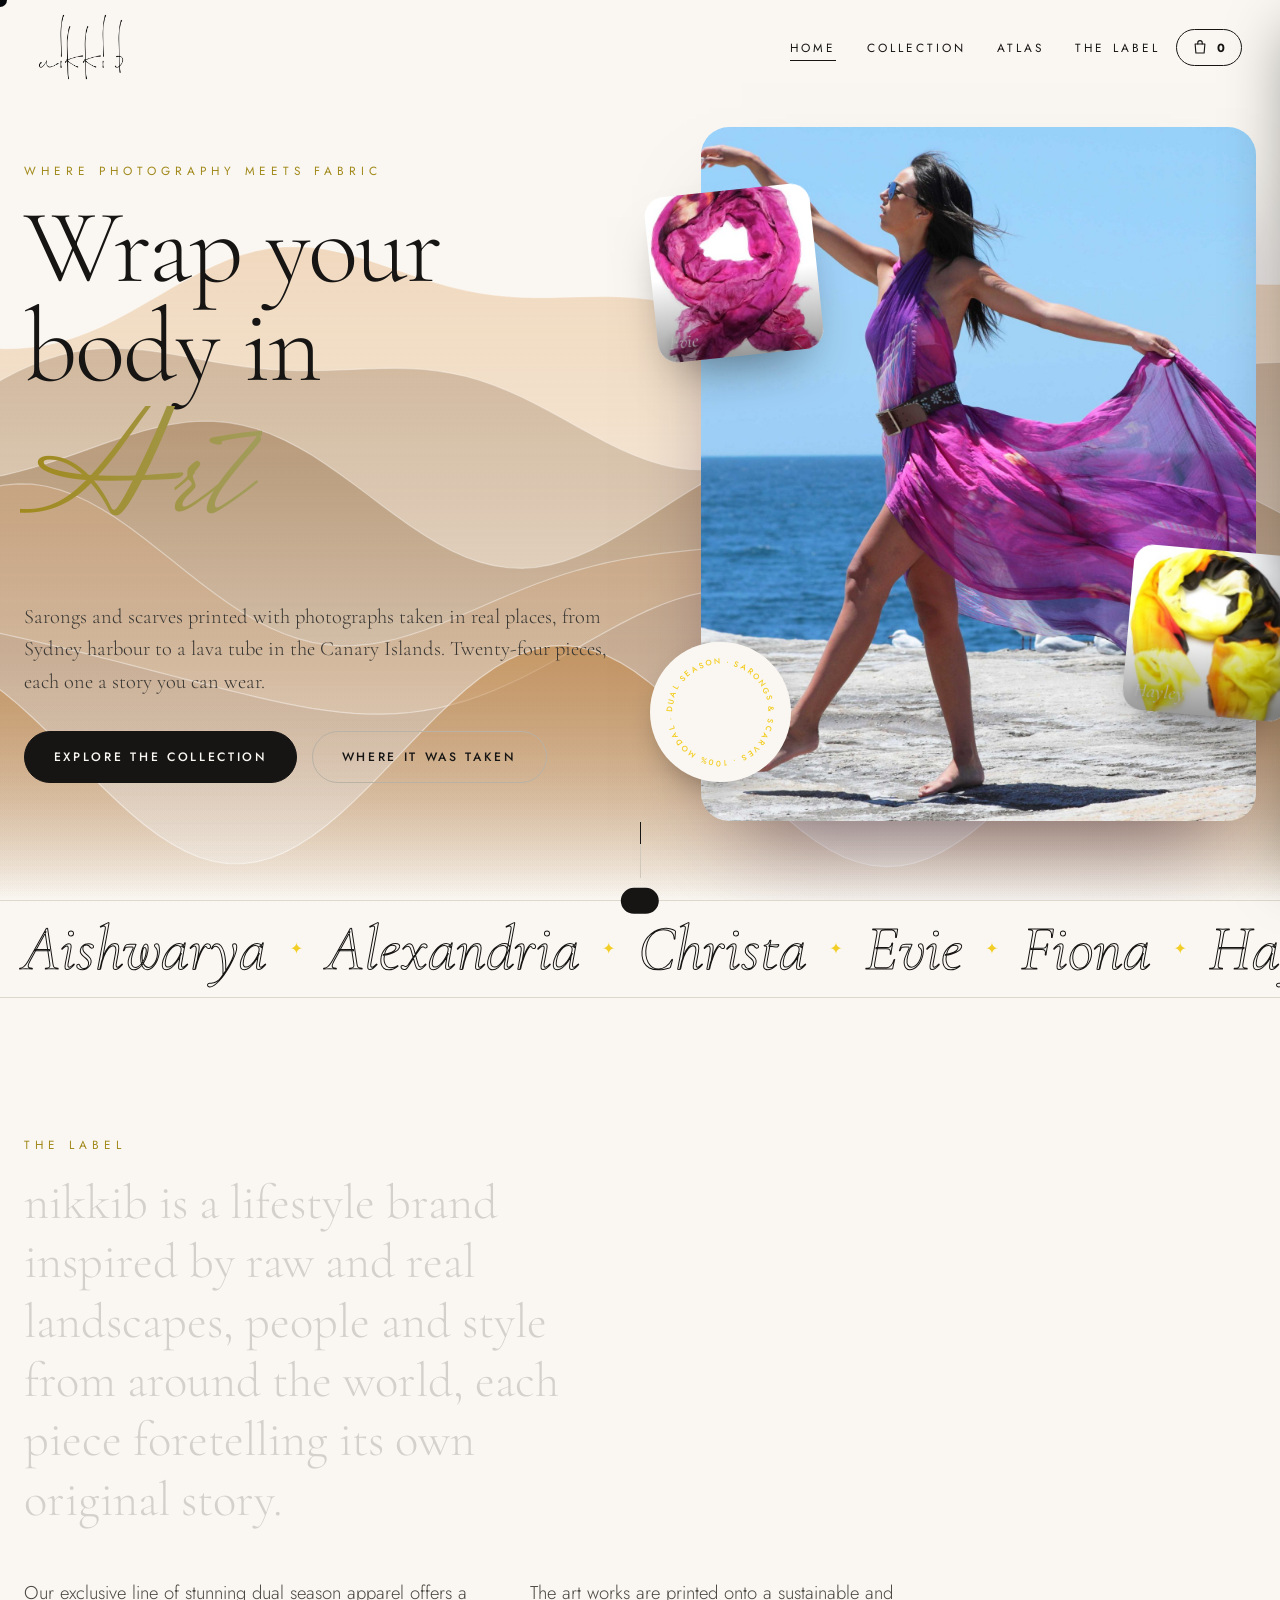
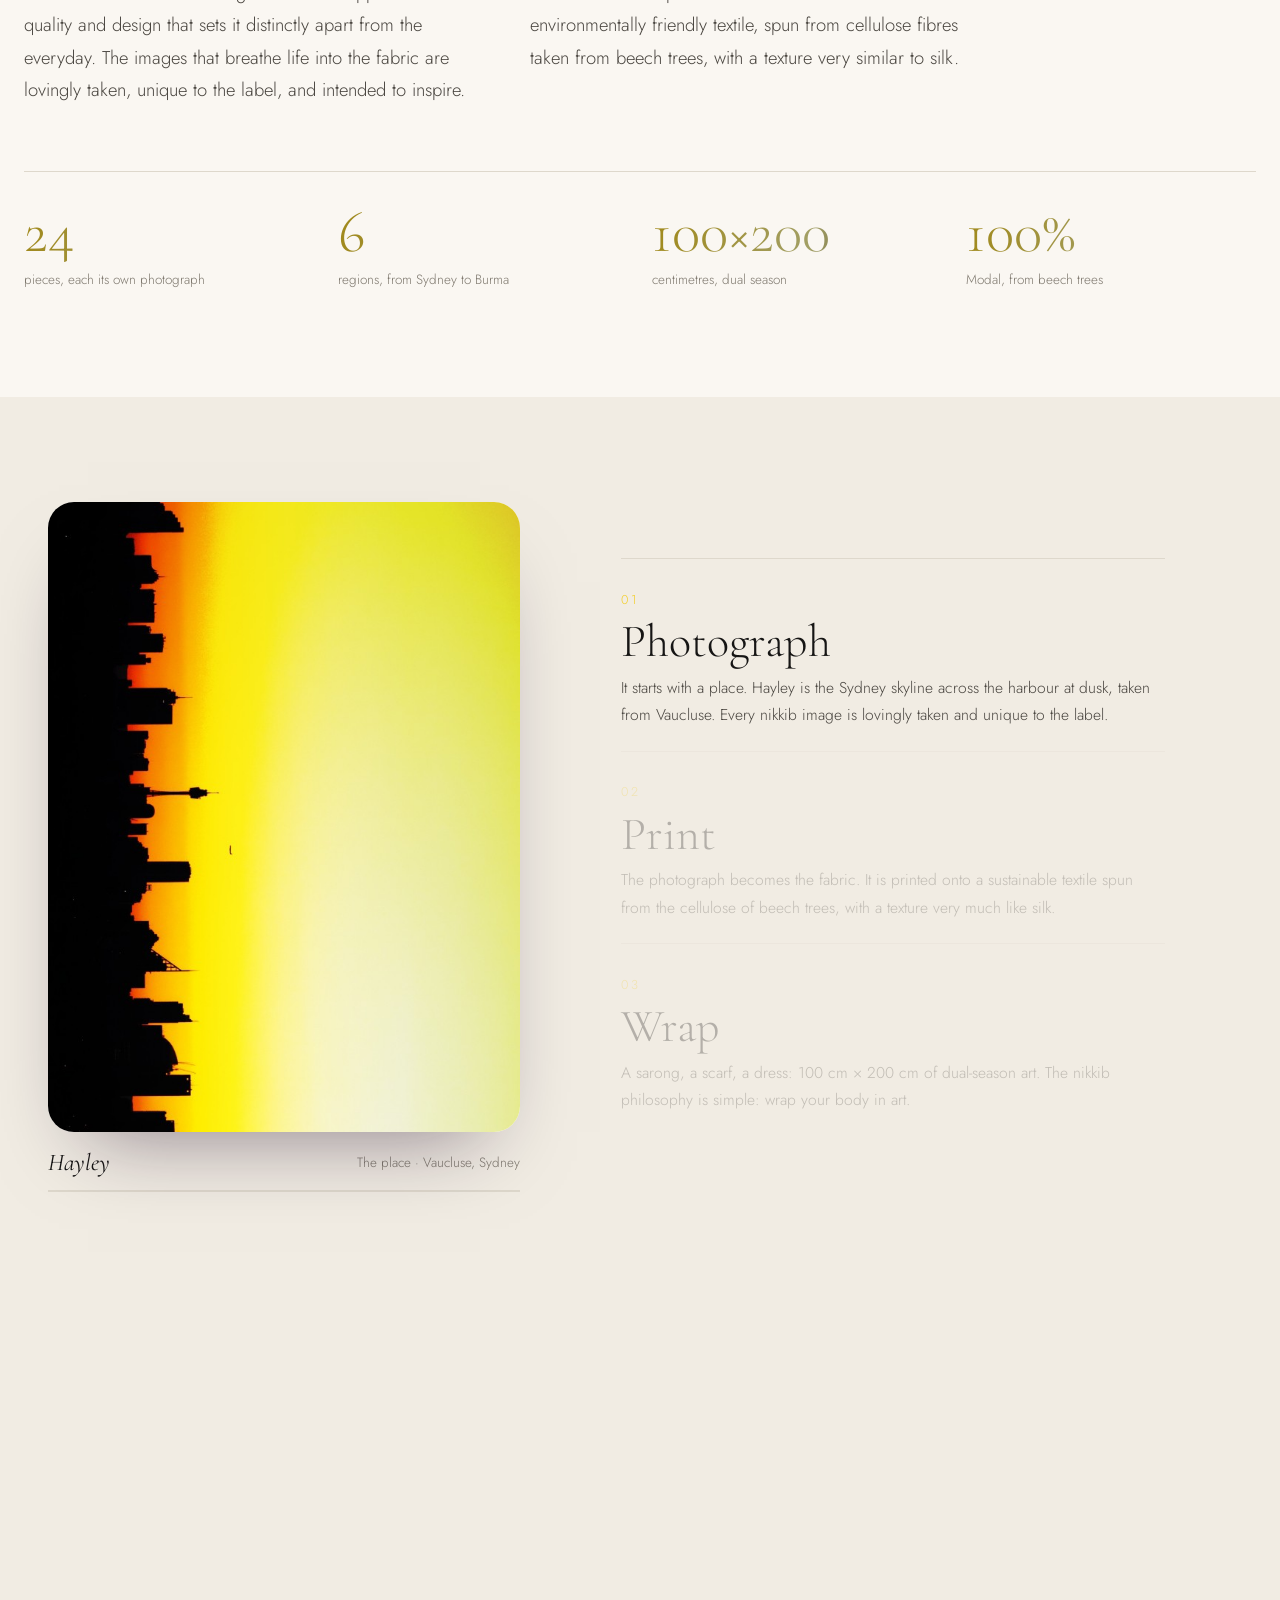
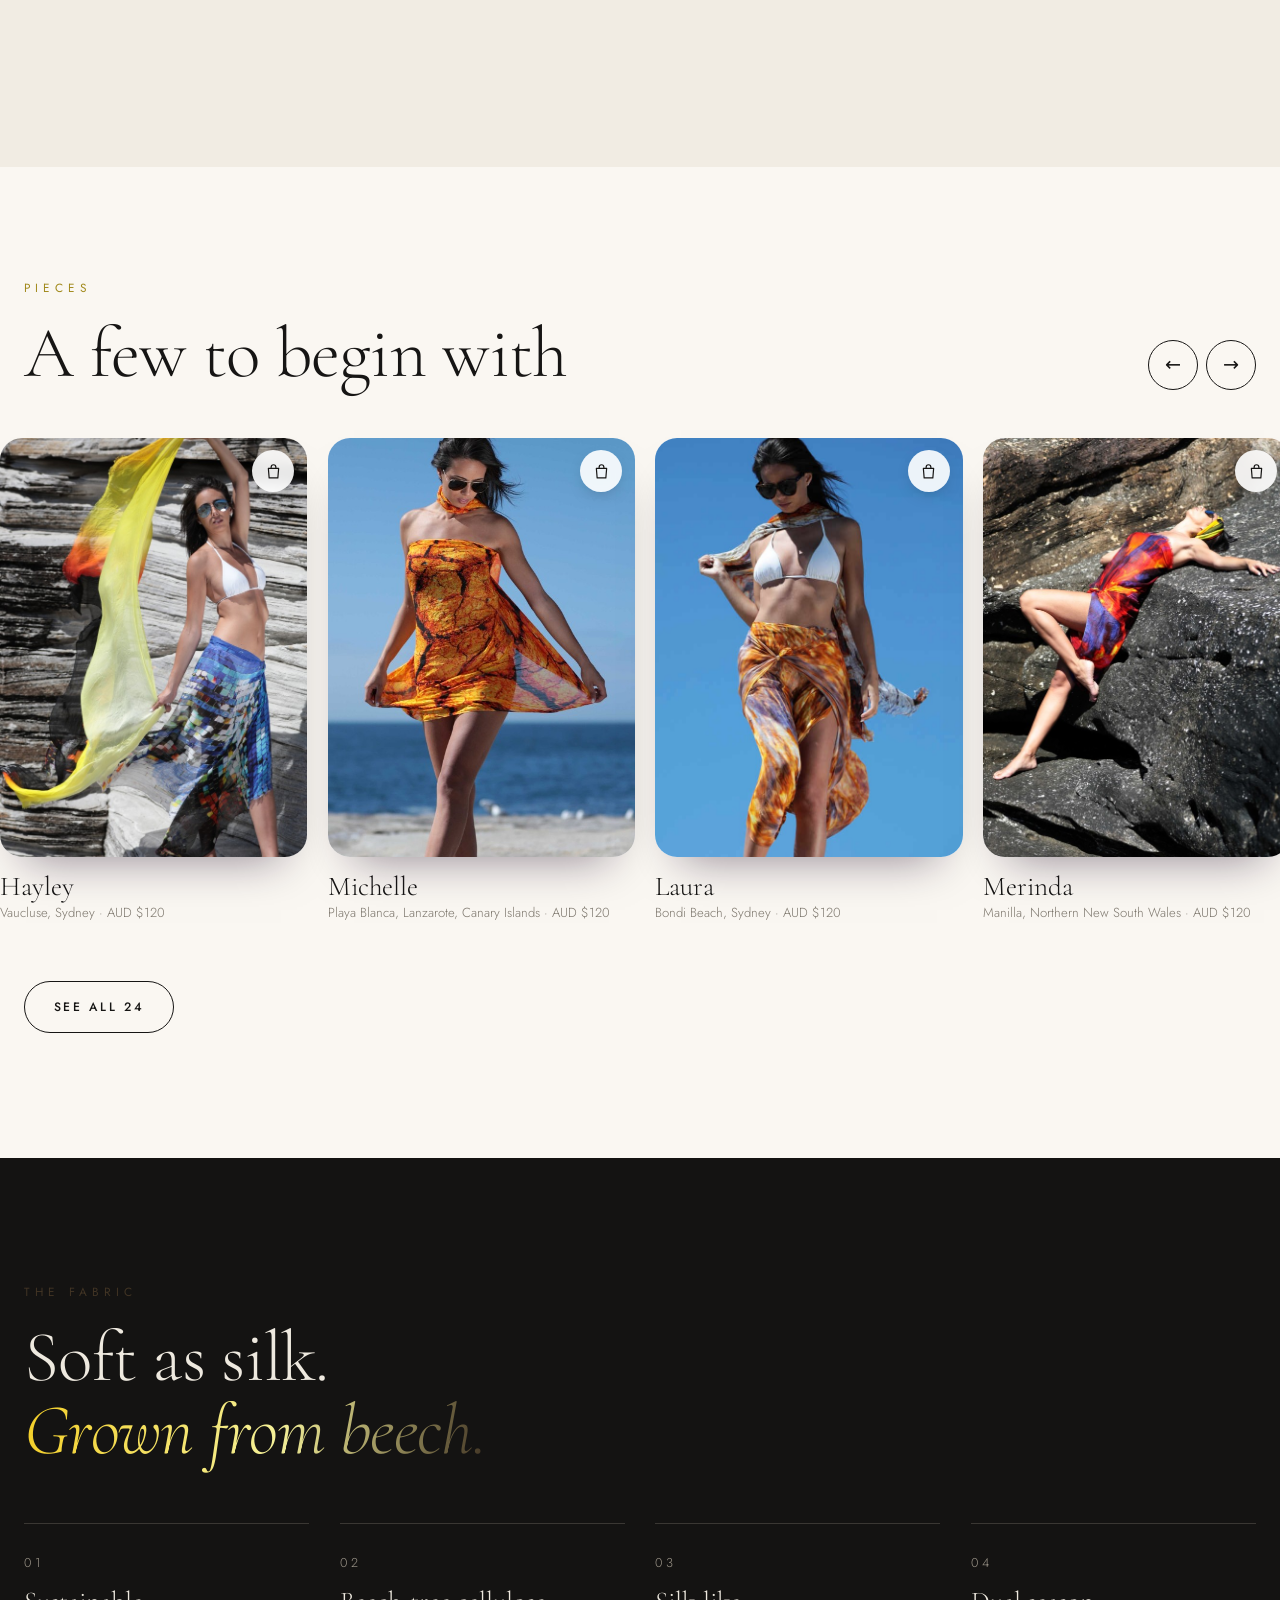
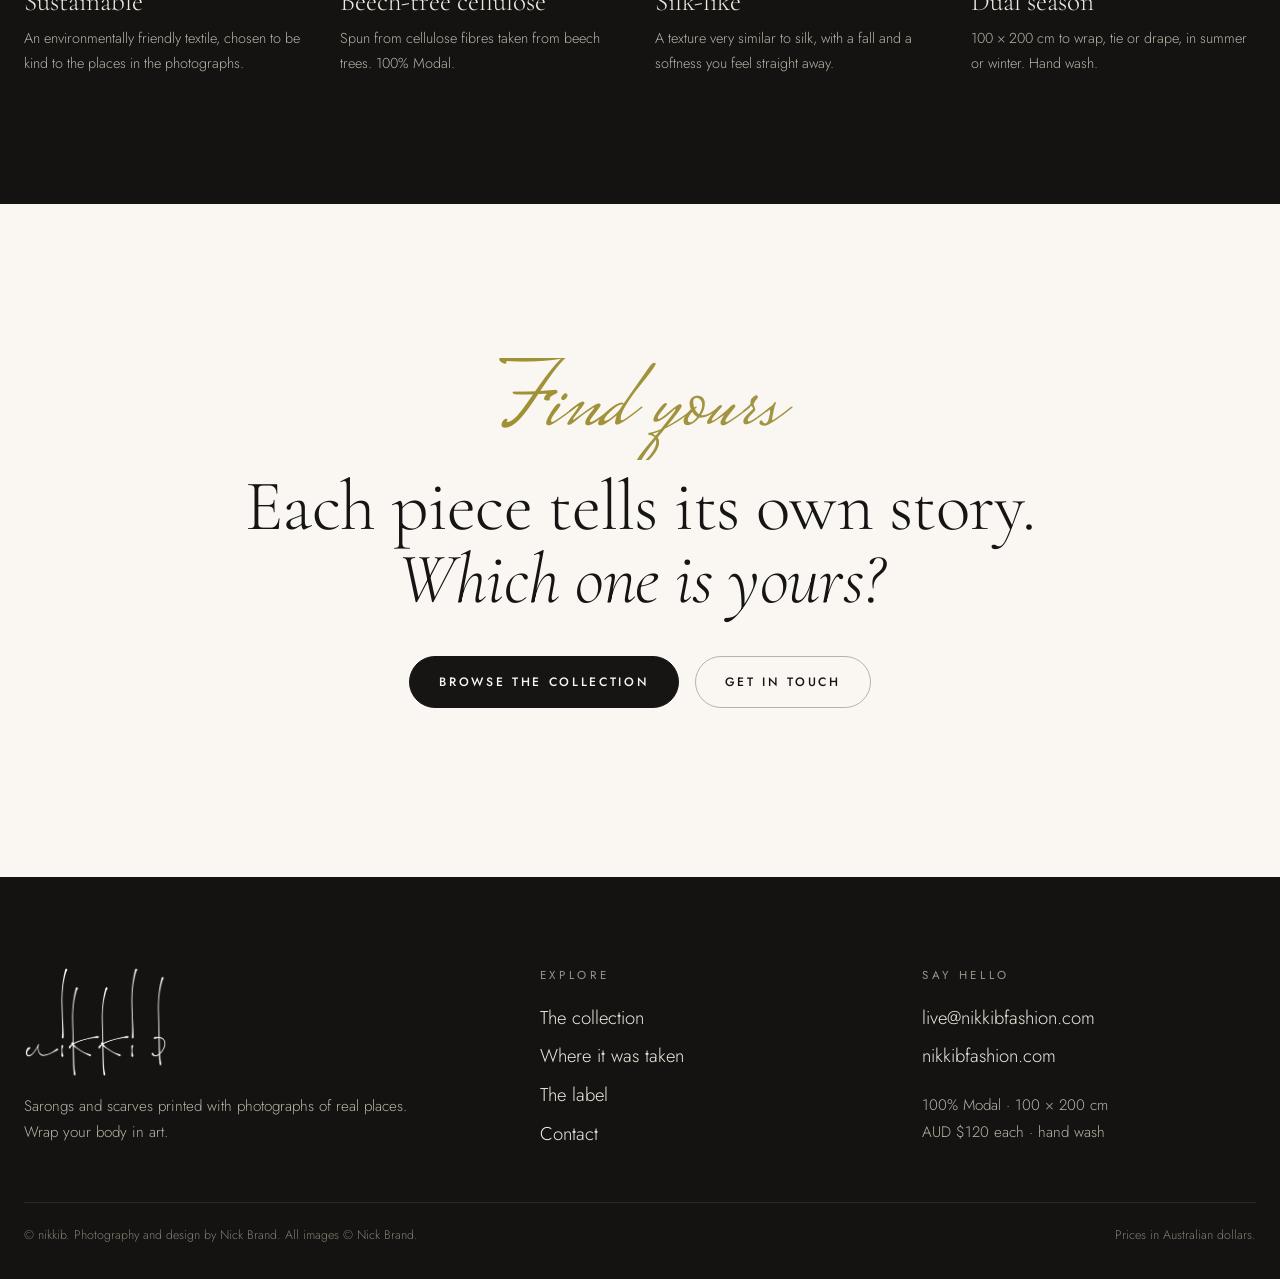
<file: index.html>
<!doctype html>
<html lang="en-AU">
<head>
<meta charset="utf-8">
<meta name="viewport" content="width=device-width, initial-scale=1">
<title>nikkib — Wrap Your Body in Art</title>
<meta name="description" content="nikkib: sarongs and scarves printed with photographs of real places, on silk-like beech-tree modal. 24 pieces, 100 × 200 cm.">
<meta property="og:title" content="nikkib — Wrap Your Body in Art">
<meta property="og:description" content="nikkib: sarongs and scarves printed with photographs of real places, on silk-like beech-tree modal. 24 pieces, 100 × 200 cm.">
<meta property="og:image" content="https://www.nikkibfashion.com/img/brand/hero.jpg">
<meta property="og:url" content="https://www.nikkibfashion.com/">
<meta property="og:type" content="website">
<meta property="og:site_name" content="nikkib">
<meta name="twitter:card" content="summary_large_image">
<link rel="canonical" href="https://www.nikkibfashion.com/">
<meta name="theme-color" content="#faf7f2">
<link rel="preconnect" href="https://fonts.googleapis.com">
<link rel="preconnect" href="https://fonts.gstatic.com" crossorigin>
<link href="https://fonts.googleapis.com/css2?family=Cormorant+Garamond:ital,wght@0,300;0,400;0,500;1,300;1,400&family=Jost:wght@300;400;500&family=Mrs+Saint+Delafield&display=swap" rel="stylesheet">
<link rel="stylesheet" href="css/style.css">
<link rel="stylesheet" href="css/home.css">
<style>[hidden]{display:none!important}</style>
<script>document.documentElement.classList.add('js')</script>
</head>
<body>
<div class="curtain start" id="curtain" aria-hidden="true"><img src="img/brand/nikkib-black.png" alt=""></div>
<div class="cursor" id="cursor" aria-hidden="true"><span></span></div>
<header class="nav" id="nav">
  <a class="logo" href="index.html" aria-label="nikkib — home"><img src="img/brand/nikkib-black.png" alt="nikkib"></a>
  <nav class="links" id="links" aria-label="Main"><a href="index.html" aria-current="page">Home</a><a href="collection.html">Collection</a><a href="atlas.html">Atlas</a><a href="label.html">The Label</a></nav>
  <button class="bag-btn" aria-label="Open your bag"><b id="bagCount">0</b></button>
  <button class="burger" id="burger" aria-label="Menu" aria-expanded="false"><i></i><i></i></button>
</header>

<main id="top">
<section class="h-hero">
  <canvas class="silk" id="silk" aria-hidden="true"></canvas>
  <div class="wrap h-grid">
    <div class="h-copy">
      <p class="kicker rv">Where photography meets fabric</p>
      <h1 class="h-title"><span class="ln rv">Wrap your</span><span class="ln rv">body in</span><span class="ln script grad-text rv">Art</span></h1>
      <p class="lede rv">Sarongs and scarves printed with photographs taken in real places, from Sydney harbour to a lava tube in the Canary Islands. Twenty-four pieces, each one a story you can wear.</p>
      <p class="h-cta rv"><a class="btn solid magnetic" href="collection.html"><span>Explore the collection</span></a> <a class="btn ghost magnetic" href="atlas.html"><span>Where it was taken</span></a></p>
    </div>
    <div class="h-art rv">
      <img class="h-main" src="img/brand/hero.jpg" alt="A model dancing on a rock platform above the sea in a flowing magenta nikkib sarong" fetchpriority="high">
      <a class="h-card k1" href="collection.html#evie" aria-label="Evie"><img src="img/p/evie-thumb.jpg" alt="Evie scarf"><span>Evie</span></a>
      <a class="h-card k2" href="collection.html#hayley" aria-label="Hayley"><img src="img/p/hayley-thumb.jpg" alt="Hayley scarf"><span>Hayley</span></a>
      <svg class="badge" viewBox="0 0 200 200" aria-hidden="true"><defs><path id="bc" d="M100,100 m-76,0 a76,76 0 1,1 152,0 a76,76 0 1,1 -152,0"/></defs><text><textPath href="#bc">DUAL SEASON · SARONGS &amp; SCARVES · 100% MODAL · </textPath></text></svg>
    </div>
  </div>
  <div class="scroll-cue" aria-hidden="true"><span></span></div>
</section>

<div class="marq" aria-hidden="true"><div class="mq"><a href="collection.html#aishwarya" tabindex="-1">Aishwarya</a><i>✦</i><a href="collection.html#alexandria" tabindex="-1">Alexandria</a><i>✦</i><a href="collection.html#christa" tabindex="-1">Christa</a><i>✦</i><a href="collection.html#evie" tabindex="-1">Evie</a><i>✦</i><a href="collection.html#fiona" tabindex="-1">Fiona</a><i>✦</i><a href="collection.html#hayley" tabindex="-1">Hayley</a><i>✦</i><a href="collection.html#jennifer" tabindex="-1">Jennifer</a><i>✦</i><a href="collection.html#joanna" tabindex="-1">Joanna</a><i>✦</i><a href="collection.html#karen" tabindex="-1">Karen</a><i>✦</i><a href="collection.html#larna" tabindex="-1">Larna</a><i>✦</i><a href="collection.html#laura" tabindex="-1">Laura</a><i>✦</i><a href="collection.html#madelin" tabindex="-1">Madelin</a><i>✦</i><a href="collection.html#marilu" tabindex="-1">Marilu</a><i>✦</i><a href="collection.html#mattea" tabindex="-1">Mattea</a><i>✦</i><a href="collection.html#merinda" tabindex="-1">Merinda</a><i>✦</i><a href="collection.html#michelle" tabindex="-1">Michelle</a><i>✦</i><a href="collection.html#natalia" tabindex="-1">Natalia</a><i>✦</i><a href="collection.html#natalie" tabindex="-1">Natalie</a><i>✦</i><a href="collection.html#nickala" tabindex="-1">Nickala</a><i>✦</i><a href="collection.html#nikki" tabindex="-1">Nikki</a><i>✦</i><a href="collection.html#sara" tabindex="-1">Sara</a><i>✦</i><a href="collection.html#selina" tabindex="-1">Selina</a><i>✦</i><a href="collection.html#starsha" tabindex="-1">Starsha</a><i>✦</i><a href="collection.html#susan" tabindex="-1">Susan</a><i>✦</i><a href="collection.html#aishwarya" tabindex="-1">Aishwarya</a><i>✦</i><a href="collection.html#alexandria" tabindex="-1">Alexandria</a><i>✦</i><a href="collection.html#christa" tabindex="-1">Christa</a><i>✦</i><a href="collection.html#evie" tabindex="-1">Evie</a><i>✦</i><a href="collection.html#fiona" tabindex="-1">Fiona</a><i>✦</i><a href="collection.html#hayley" tabindex="-1">Hayley</a><i>✦</i><a href="collection.html#jennifer" tabindex="-1">Jennifer</a><i>✦</i><a href="collection.html#joanna" tabindex="-1">Joanna</a><i>✦</i><a href="collection.html#karen" tabindex="-1">Karen</a><i>✦</i><a href="collection.html#larna" tabindex="-1">Larna</a><i>✦</i><a href="collection.html#laura" tabindex="-1">Laura</a><i>✦</i><a href="collection.html#madelin" tabindex="-1">Madelin</a><i>✦</i><a href="collection.html#marilu" tabindex="-1">Marilu</a><i>✦</i><a href="collection.html#mattea" tabindex="-1">Mattea</a><i>✦</i><a href="collection.html#merinda" tabindex="-1">Merinda</a><i>✦</i><a href="collection.html#michelle" tabindex="-1">Michelle</a><i>✦</i><a href="collection.html#natalia" tabindex="-1">Natalia</a><i>✦</i><a href="collection.html#natalie" tabindex="-1">Natalie</a><i>✦</i><a href="collection.html#nickala" tabindex="-1">Nickala</a><i>✦</i><a href="collection.html#nikki" tabindex="-1">Nikki</a><i>✦</i><a href="collection.html#sara" tabindex="-1">Sara</a><i>✦</i><a href="collection.html#selina" tabindex="-1">Selina</a><i>✦</i><a href="collection.html#starsha" tabindex="-1">Starsha</a><i>✦</i><a href="collection.html#susan" tabindex="-1">Susan</a><i>✦</i></div></div>

<section class="philo">
  <div class="wrap">
    <p class="kicker rv">The label</p>
    <p class="scrub">nikkib is a lifestyle brand inspired by raw and real landscapes, people and style from around the world, each piece foretelling its own original story.</p>
    <div class="philo-cols">
      <p class="rv">Our exclusive line of stunning dual season apparel offers a quality and design that sets it distinctly apart from the everyday. The images that breathe life into the fabric are lovingly taken, unique to the label, and intended to inspire.</p>
      <p class="rv">The art works are printed onto a sustainable and environmentally friendly textile, spun from cellulose fibres taken from beech trees, with a texture very similar to silk.</p>
    </div>
    <ul class="facts">
      <li class="rv"><b data-count="24">24</b><span>pieces, each its own photograph</span></li>
      <li class="rv"><b data-count="6">6</b><span>regions, from Sydney to Burma</span></li>
      <li class="rv"><b>100×200</b><span>centimetres, dual season</span></li>
      <li class="rv"><b>100%</b><span>Modal, from beech trees</span></li>
    </ul>
  </div>
</section>

<section class="st" id="st">
  <div class="st-in wrap">
    <div class="st-stage">
      <div class="st-card">
        <img class="on" id="stImg0" src="img/p/hayley-place.jpg" alt="The place: Sydney skyline across the harbour at dusk">
        <img id="stImg1" src="img/p/hayley-scarf.jpg" alt="The finished Hayley scarf">
        <img id="stImg2" src="img/p/hayley-model.jpg" alt="Hayley worn as a sarong">
      </div>
      <p class="st-cap"><b>Hayley</b><span id="stCap">Vaucluse, Sydney</span></p>
      <div class="st-bar"><i id="stBar"></i></div>
    </div>
    <ol class="st-list">
      <li data-i="0"><i>01</i><h3>Photograph</h3><p>It starts with a place. Hayley is the Sydney skyline across the harbour at dusk, taken from Vaucluse. Every nikkib image is lovingly taken and unique to the label.</p></li>
      <li data-i="1"><i>02</i><h3>Print</h3><p>The photograph becomes the fabric. It is printed onto a sustainable textile spun from the cellulose of beech trees, with a texture very much like silk.</p></li>
      <li data-i="2"><i>03</i><h3>Wrap</h3><p>A sarong, a scarf, a dress: 100&nbsp;cm × 200&nbsp;cm of dual-season art. The nikkib philosophy is simple: wrap your body in art.</p></li>
    </ol>
  </div>
</section>

<section class="feat">
  <div class="wrap feat-head">
    <div><p class="kicker rv">Pieces</p><h2 class="h2 rv">A few to begin with</h2></div>
    <div class="arrows rv"><button id="fPrev" aria-label="Previous">←</button><button id="fNext" aria-label="Next">→</button></div>
  </div>
  <div class="f-track" id="fTrack" tabindex="0" aria-label="Featured pieces"></div>
  <div class="wrap"><p class="rv" style="margin-top:2rem"><a class="btn magnetic" href="collection.html"><span>See all 24</span></a></p></div>
</section>

<section class="fabric">
  <div class="wrap">
    <p class="kicker rv" style="color:var(--c3)">The fabric</p>
    <h2 class="h2 rv">Soft as silk.<br><em>Grown from beech.</em></h2>
    <div class="f-cards">
      <div class="rv"><i>01</i><h4>Sustainable</h4><p>An environmentally friendly textile, chosen to be kind to the places in the photographs.</p></div>
      <div class="rv"><i>02</i><h4>Beech-tree cellulose</h4><p>Spun from cellulose fibres taken from beech trees. 100% Modal.</p></div>
      <div class="rv"><i>03</i><h4>Silk-like</h4><p>A texture very similar to silk, with a fall and a softness you feel straight away.</p></div>
      <div class="rv"><i>04</i><h4>Dual season</h4><p>100 × 200 cm to wrap, tie or drape, in summer or winter. Hand wash.</p></div>
    </div>
  </div>
</section>

<section class="cta">
  <div class="wrap">
    <p class="script grad-text rv" style="font-size:clamp(3rem,8vw,6.5rem);line-height:1">Find yours</p>
    <h2 class="h2 rv">Each piece tells its own story.<br><em>Which one is yours?</em></h2>
    <p class="rv"><a class="btn solid magnetic" href="collection.html"><span>Browse the collection</span></a> <a class="btn ghost magnetic" href="label.html#contact"><span>Get in touch</span></a></p>
  </div>
</section>
</main>

<footer class="foot">
  <div class="wrap">
    <div class="foot-grid">
      <div><img src="img/brand/nikkib-white.png" alt="nikkib"><p>Sarongs and scarves printed with photographs of real places. Wrap your body in art.</p></div>
      <div><h4>Explore</h4><a href="collection.html">The collection</a><a href="atlas.html">Where it was taken</a><a href="label.html">The label</a><a href="label.html#contact">Contact</a></div>
      <div><h4>Say hello</h4><a href="mailto:live@nikkibfashion.com">live@nikkibfashion.com</a><a href="https://nikkibfashion.com" target="_blank" rel="noopener">nikkibfashion.com</a><p style="margin-top:1rem">100% Modal · 100 × 200 cm<br>AUD $120 each · hand wash</p></div>
    </div>
    <div class="fine"><span>© nikkib. Photography and design by Nick Brand. All images © Nick Brand.</span><span>Prices in Australian dollars.</span></div>
  </div>
</footer>
<script src="data.js"></script>
<script src="js/common.js"></script>
<script src="js/silk.js"></script>
<script src="js/home.js"></script>
</body>
</html>
</file>
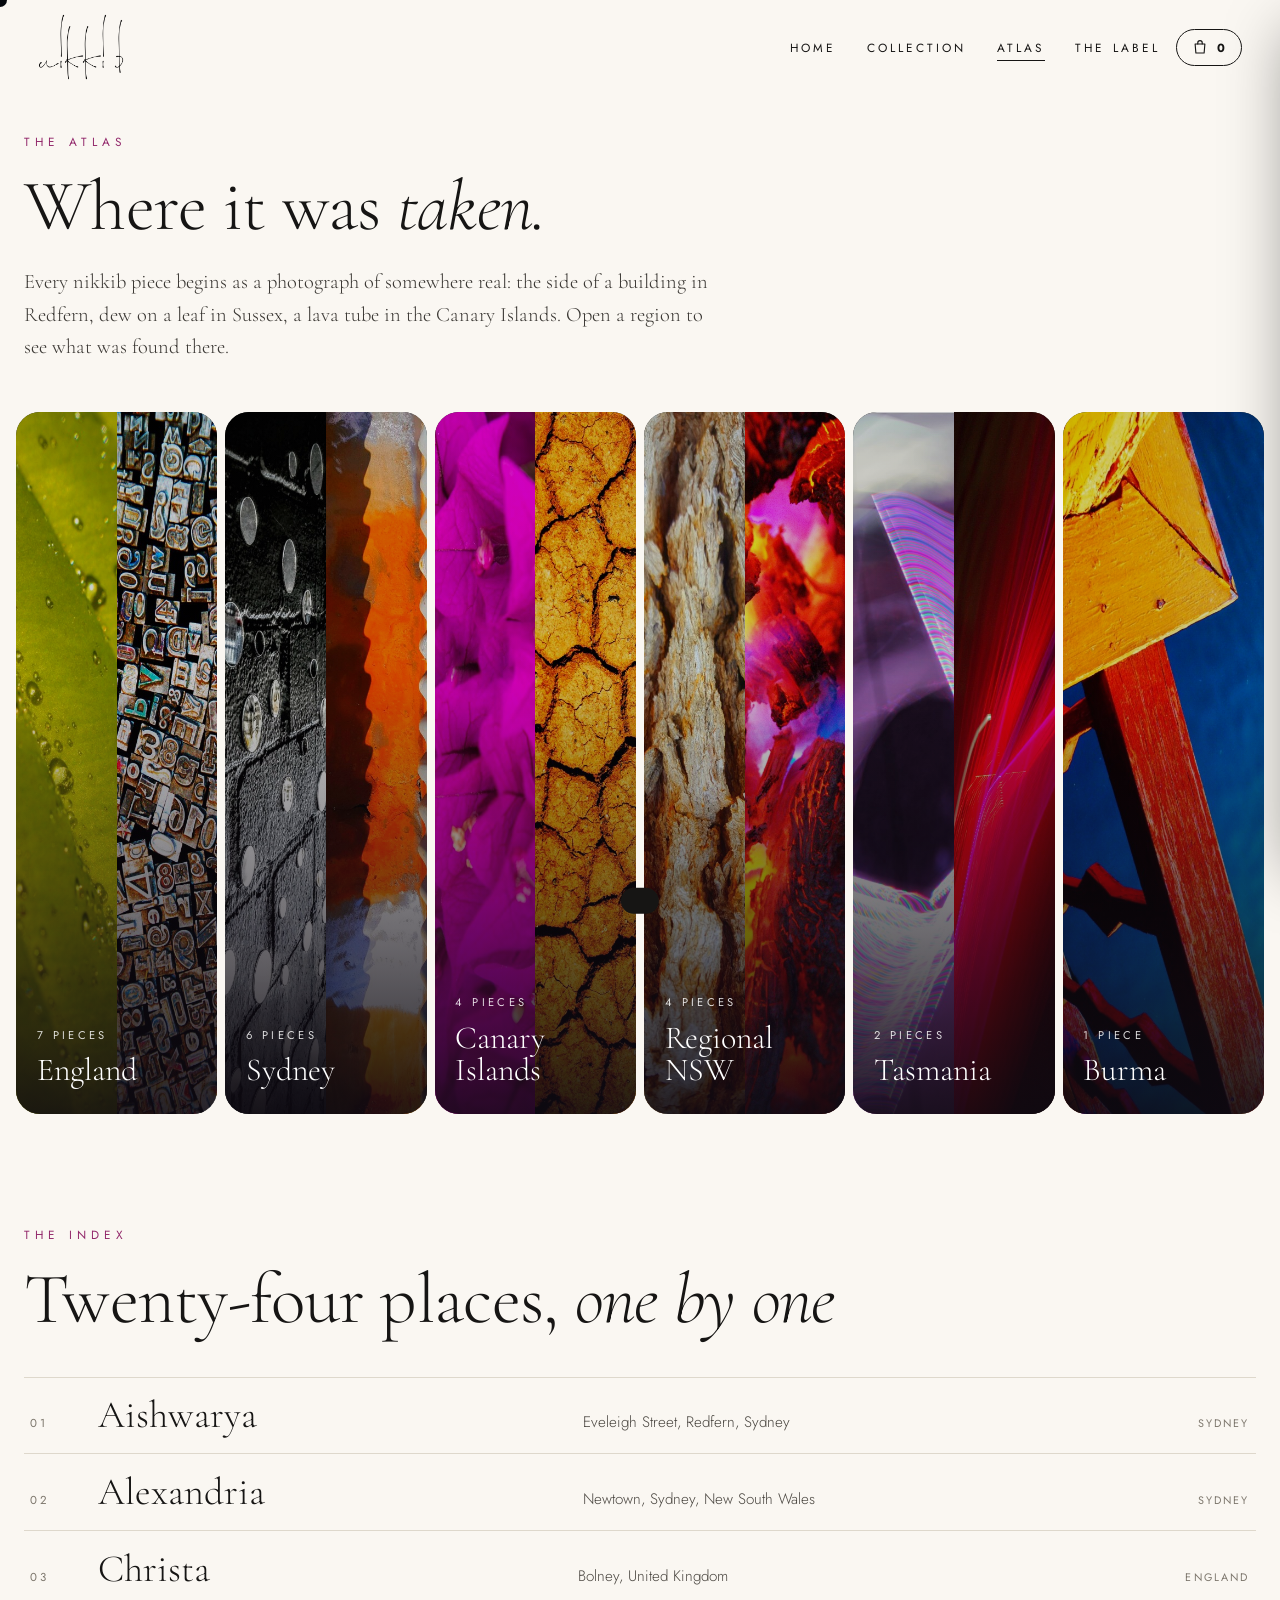
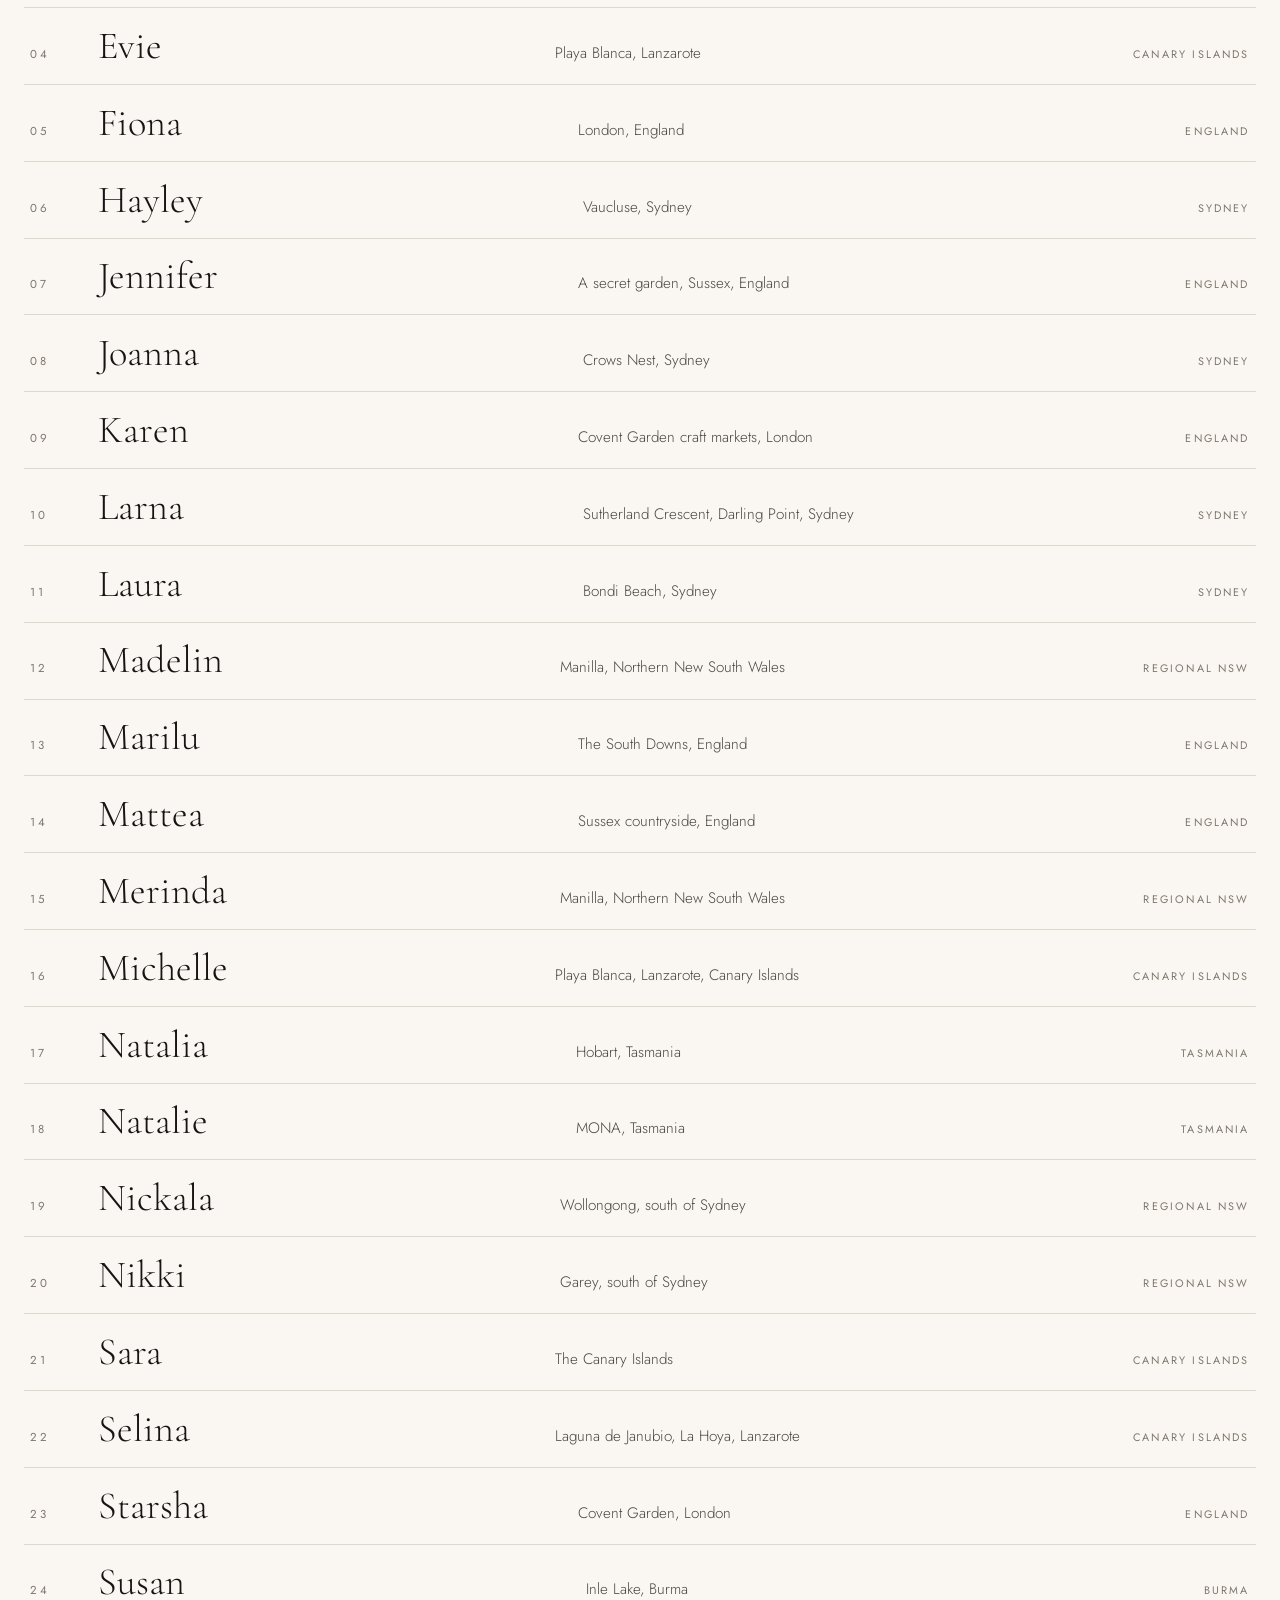
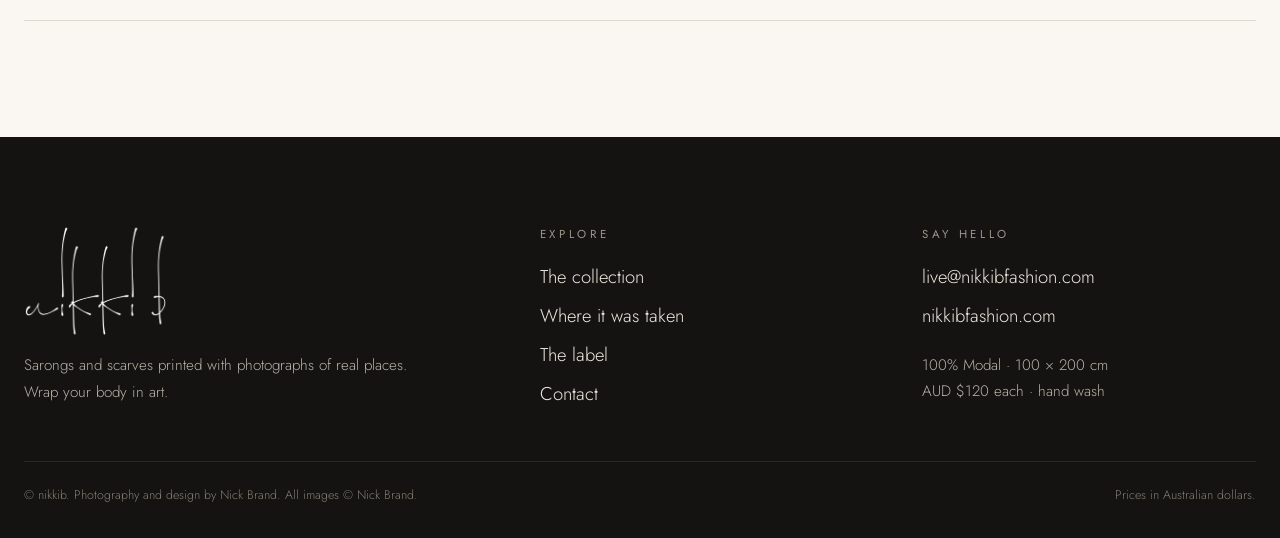
<file: atlas.html>
<!doctype html>
<html lang="en-AU">
<head>
<meta charset="utf-8">
<meta name="viewport" content="width=device-width, initial-scale=1">
<title>Where it was taken — nikkib</title>
<meta name="description" content="Every nikkib piece begins as a photograph of somewhere real: Sydney, Tasmania, England, the Canary Islands and Burma. See the places.">
<meta property="og:title" content="Where it was taken — nikkib">
<meta property="og:description" content="Every nikkib piece begins as a photograph of somewhere real: Sydney, Tasmania, England, the Canary Islands and Burma. See the places.">
<meta property="og:image" content="https://www.nikkibfashion.com/img/p/hayley-place.jpg">
<meta property="og:url" content="https://www.nikkibfashion.com/atlas">
<meta property="og:type" content="website">
<meta property="og:site_name" content="nikkib">
<meta name="twitter:card" content="summary_large_image">
<link rel="canonical" href="https://www.nikkibfashion.com/atlas">
<meta name="theme-color" content="#faf7f2">
<link rel="preconnect" href="https://fonts.googleapis.com">
<link rel="preconnect" href="https://fonts.gstatic.com" crossorigin>
<link href="https://fonts.googleapis.com/css2?family=Cormorant+Garamond:ital,wght@0,300;0,400;0,500;1,300;1,400&family=Jost:wght@300;400;500&family=Mrs+Saint+Delafield&display=swap" rel="stylesheet">
<link rel="stylesheet" href="css/style.css">
<link rel="stylesheet" href="css/atlas.css">
<style>[hidden]{display:none!important}</style>
<script>document.documentElement.classList.add('js')</script>
</head>
<body>
<div class="curtain start" id="curtain" aria-hidden="true"><img src="img/brand/nikkib-black.png" alt=""></div>
<div class="cursor" id="cursor" aria-hidden="true"><span></span></div>
<header class="nav" id="nav">
  <a class="logo" href="index.html" aria-label="nikkib — home"><img src="img/brand/nikkib-black.png" alt="nikkib"></a>
  <nav class="links" id="links" aria-label="Main"><a href="index.html">Home</a><a href="collection.html">Collection</a><a href="atlas.html" aria-current="page">Atlas</a><a href="label.html">The Label</a></nav>
  <button class="bag-btn" aria-label="Open your bag"><b id="bagCount">0</b></button>
  <button class="burger" id="burger" aria-label="Menu" aria-expanded="false"><i></i><i></i></button>
</header>

<main id="top">
<section class="a-hero wrap">
  <p class="kicker rv">The atlas</p>
  <h1 class="h2 rv">Where it was <em>taken.</em></h1>
  <p class="lede rv">Every nikkib piece begins as a photograph of somewhere real: the side of a building in Redfern, dew on a leaf in Sussex, a lava tube in the Canary Islands. Open a region to see what was found there.</p>
</section>
<section class="regions" id="regions" aria-label="Regions"></section>
<section class="ix wrap">
  <p class="kicker rv">The index</p>
  <h2 class="h2 rv">Twenty-four places, <em>one by one</em></h2>
  <div class="ix-table" id="ixTable" role="list"></div>
  <img class="ix-pop" id="ixPop" alt="" aria-hidden="true">
</section>
</main>

<footer class="foot">
  <div class="wrap">
    <div class="foot-grid">
      <div><img src="img/brand/nikkib-white.png" alt="nikkib"><p>Sarongs and scarves printed with photographs of real places. Wrap your body in art.</p></div>
      <div><h4>Explore</h4><a href="collection.html">The collection</a><a href="atlas.html">Where it was taken</a><a href="label.html">The label</a><a href="label.html#contact">Contact</a></div>
      <div><h4>Say hello</h4><a href="mailto:live@nikkibfashion.com">live@nikkibfashion.com</a><a href="https://nikkibfashion.com" target="_blank" rel="noopener">nikkibfashion.com</a><p style="margin-top:1rem">100% Modal · 100 × 200 cm<br>AUD $120 each · hand wash</p></div>
    </div>
    <div class="fine"><span>© nikkib. Photography and design by Nick Brand. All images © Nick Brand.</span><span>Prices in Australian dollars.</span></div>
  </div>
</footer>
<script src="data.js"></script>
<script src="js/common.js"></script>
<script src="js/atlas.js"></script>
</body>
</html>
</file>
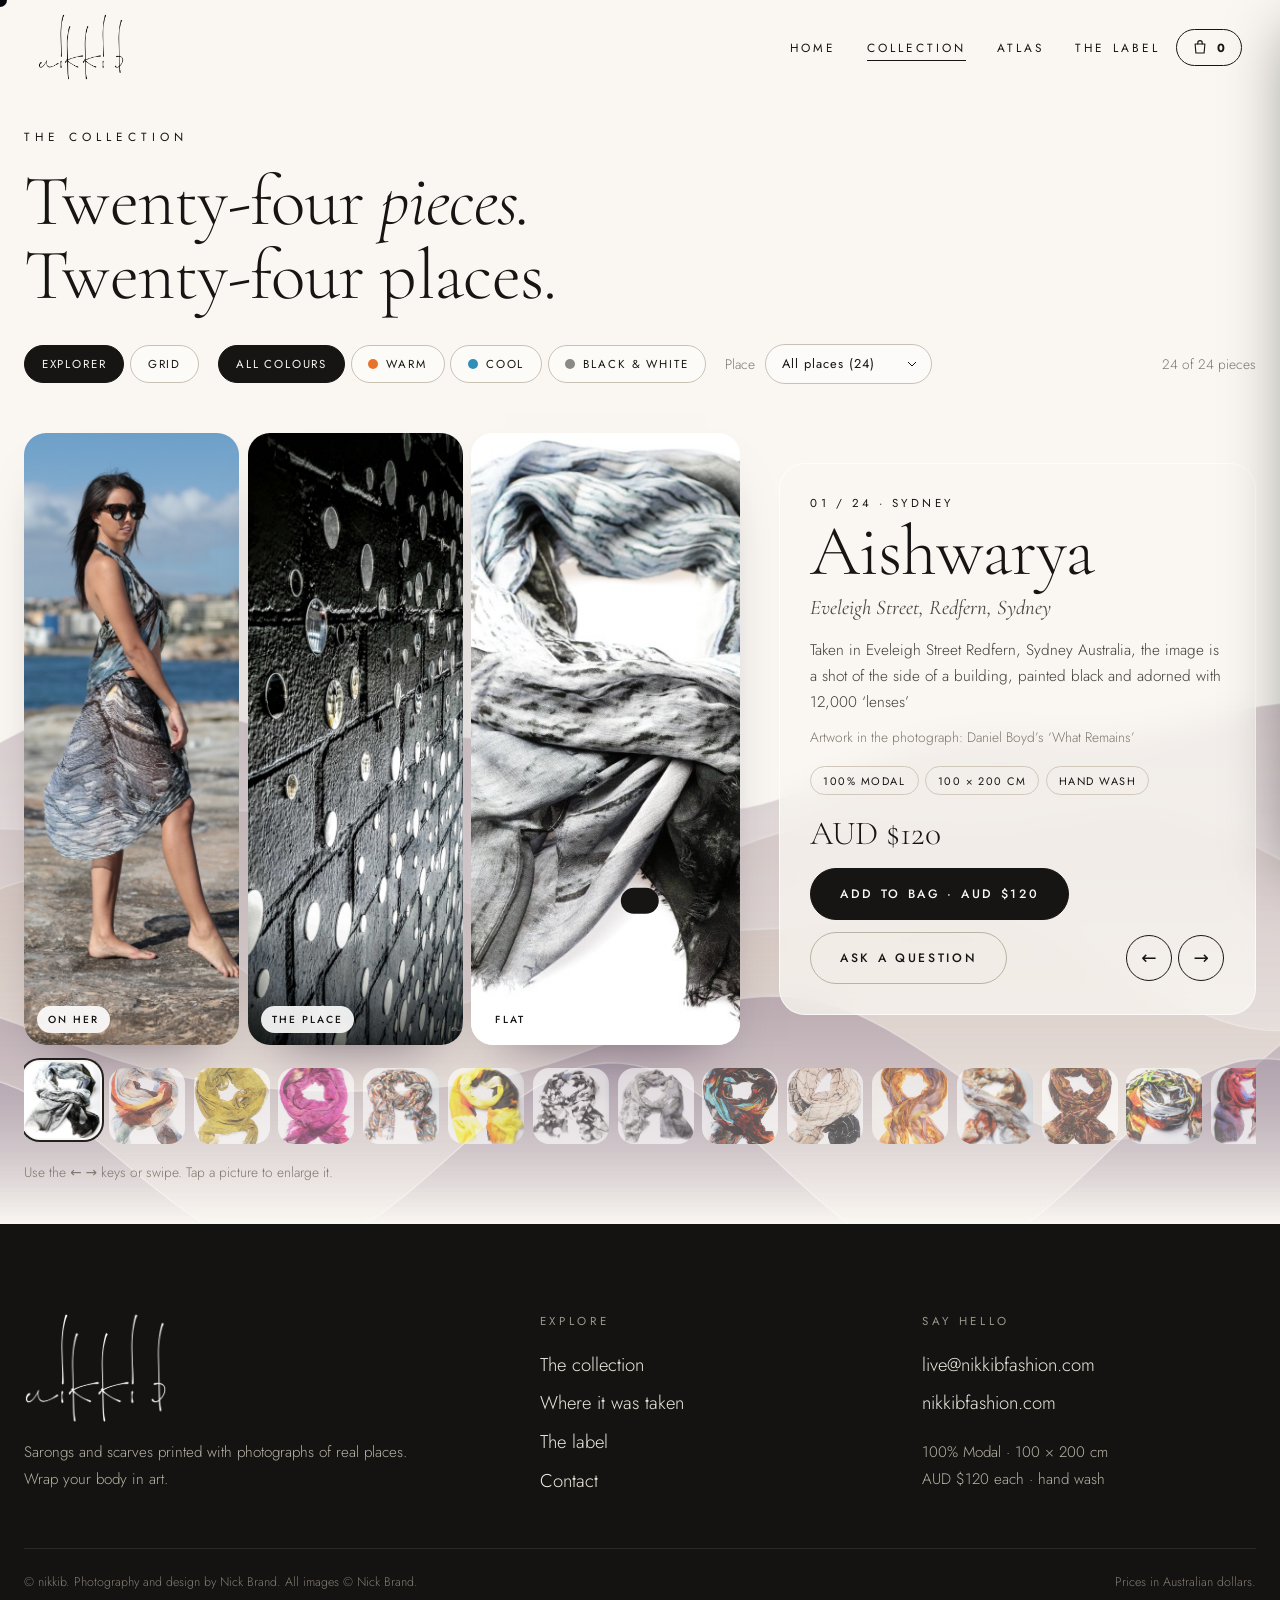
<file: collection.html>
<!doctype html>
<html lang="en-AU">
<head>
<meta charset="utf-8">
<meta name="viewport" content="width=device-width, initial-scale=1">
<title>The collection — nikkib</title>
<meta name="description" content="All 24 nikkib sarongs and scarves: see each piece on her, flat, and in the place it was photographed. 100% Modal, 100 × 200 cm.">
<meta property="og:title" content="The collection — nikkib">
<meta property="og:description" content="All 24 nikkib sarongs and scarves: see each piece on her, flat, and in the place it was photographed. 100% Modal, 100 × 200 cm.">
<meta property="og:image" content="https://www.nikkibfashion.com/img/brand/hero.jpg">
<meta property="og:url" content="https://www.nikkibfashion.com/collection">
<meta property="og:type" content="website">
<meta property="og:site_name" content="nikkib">
<meta name="twitter:card" content="summary_large_image">
<link rel="canonical" href="https://www.nikkibfashion.com/collection">
<meta name="theme-color" content="#faf7f2">
<link rel="preconnect" href="https://fonts.googleapis.com">
<link rel="preconnect" href="https://fonts.gstatic.com" crossorigin>
<link href="https://fonts.googleapis.com/css2?family=Cormorant+Garamond:ital,wght@0,300;0,400;0,500;1,300;1,400&family=Jost:wght@300;400;500&family=Mrs+Saint+Delafield&display=swap" rel="stylesheet">
<link rel="stylesheet" href="css/style.css">
<link rel="stylesheet" href="css/collection.css">
<style>[hidden]{display:none!important}</style>
<script>document.documentElement.classList.add('js')</script>
</head>
<body>
<div class="curtain start" id="curtain" aria-hidden="true"><img src="img/brand/nikkib-black.png" alt=""></div>
<div class="cursor" id="cursor" aria-hidden="true"><span></span></div>
<header class="nav" id="nav">
  <a class="logo" href="index.html" aria-label="nikkib — home"><img src="img/brand/nikkib-black.png" alt="nikkib"></a>
  <nav class="links" id="links" aria-label="Main"><a href="index.html">Home</a><a href="collection.html" aria-current="page">Collection</a><a href="atlas.html">Atlas</a><a href="label.html">The Label</a></nav>
  <button class="bag-btn" aria-label="Open your bag"><b id="bagCount">0</b></button>
  <button class="burger" id="burger" aria-label="Menu" aria-expanded="false"><i></i><i></i></button>
</header>

<main id="top">
<section class="c-top wrap">
  <p class="kicker rv">The collection</p>
  <h1 class="h2 rv">Twenty-four <em>pieces.</em><br>Twenty-four places.</h1>
  <div class="c-tools rv">
    <div class="seg" id="modeSeg" role="group" aria-label="View"><button class="on" data-m="explore">Explorer</button><button data-m="grid">Grid</button></div>
    <div class="seg" id="famSeg" role="group" aria-label="Colour"><button class="on" data-f="all">All colours</button><button data-f="warm"><i style="background:#e8742a"></i>Warm</button><button data-f="cool"><i style="background:#2f8fb8"></i>Cool</button><button data-f="neutral"><i style="background:#8a8a86"></i>Black &amp; white</button></div>
    <label class="sel"><span class="small">Place</span><select id="regSel"></select></label>
    <p class="small" id="countTxt"></p>
  </div>
</section>

<section class="explorer" id="explorer">
  <canvas class="silk" id="silk" aria-hidden="true"></canvas>
  <div class="wrap ex-grid">
    <div class="ex-stage" id="stage" aria-live="polite">
      <figure class="tp" data-k="model"><img id="imgModel" alt=""><figcaption>On her</figcaption></figure>
      <figure class="tp" data-k="place"><img id="imgPlace" alt=""><figcaption>The place</figcaption></figure>
      <figure class="tp" data-k="scarf"><img id="imgScarf" alt=""><figcaption>Flat</figcaption></figure>
    </div>
    <div class="ex-info" id="info">
      <p class="ex-idx" id="idx"></p>
      <h2 class="ex-name" id="exName"></h2>
      <p class="ex-loc" id="exLoc"></p>
      <p class="ex-story" id="exStory"></p>
      <p class="ex-credit small" id="exCredit"></p>
      <ul class="specs"><li>100% Modal</li><li>100 × 200 cm</li><li>Hand wash</li></ul>
      <p class="ex-price">AUD $120</p>
      <div class="ex-actions">
        <button class="btn solid" id="exAdd" data-add=""><span>Add to bag · AUD $120</span></button>
        <a class="btn ghost" id="exEnq" href="#"><span>Ask a question</span></a>
        <div class="pn"><button id="prev" aria-label="Previous piece">←</button><button id="next" aria-label="Next piece">→</button></div>
      </div>
    </div>
  </div>
  <div class="wrap"><div class="strip" id="strip" role="listbox" aria-label="All pieces"></div></div>
  <p class="wrap small hint">Use the ← → keys or swipe. Tap a picture to enlarge it.</p>
</section>

<section class="grid-view" id="gridView" hidden>
  <div class="wrap"><div class="g-grid" id="grid"></div></div>
</section>
</main>

<footer class="foot">
  <div class="wrap">
    <div class="foot-grid">
      <div><img src="img/brand/nikkib-white.png" alt="nikkib"><p>Sarongs and scarves printed with photographs of real places. Wrap your body in art.</p></div>
      <div><h4>Explore</h4><a href="collection.html">The collection</a><a href="atlas.html">Where it was taken</a><a href="label.html">The label</a><a href="label.html#contact">Contact</a></div>
      <div><h4>Say hello</h4><a href="mailto:live@nikkibfashion.com">live@nikkibfashion.com</a><a href="https://nikkibfashion.com" target="_blank" rel="noopener">nikkibfashion.com</a><p style="margin-top:1rem">100% Modal · 100 × 200 cm<br>AUD $120 each · hand wash</p></div>
    </div>
    <div class="fine"><span>© nikkib. Photography and design by Nick Brand. All images © Nick Brand.</span><span>Prices in Australian dollars.</span></div>
  </div>
</footer>
<script src="data.js"></script>
<script src="js/common.js"></script>
<script src="js/silk.js"></script>
<script src="js/collection.js"></script>
</body>
</html>
</file>
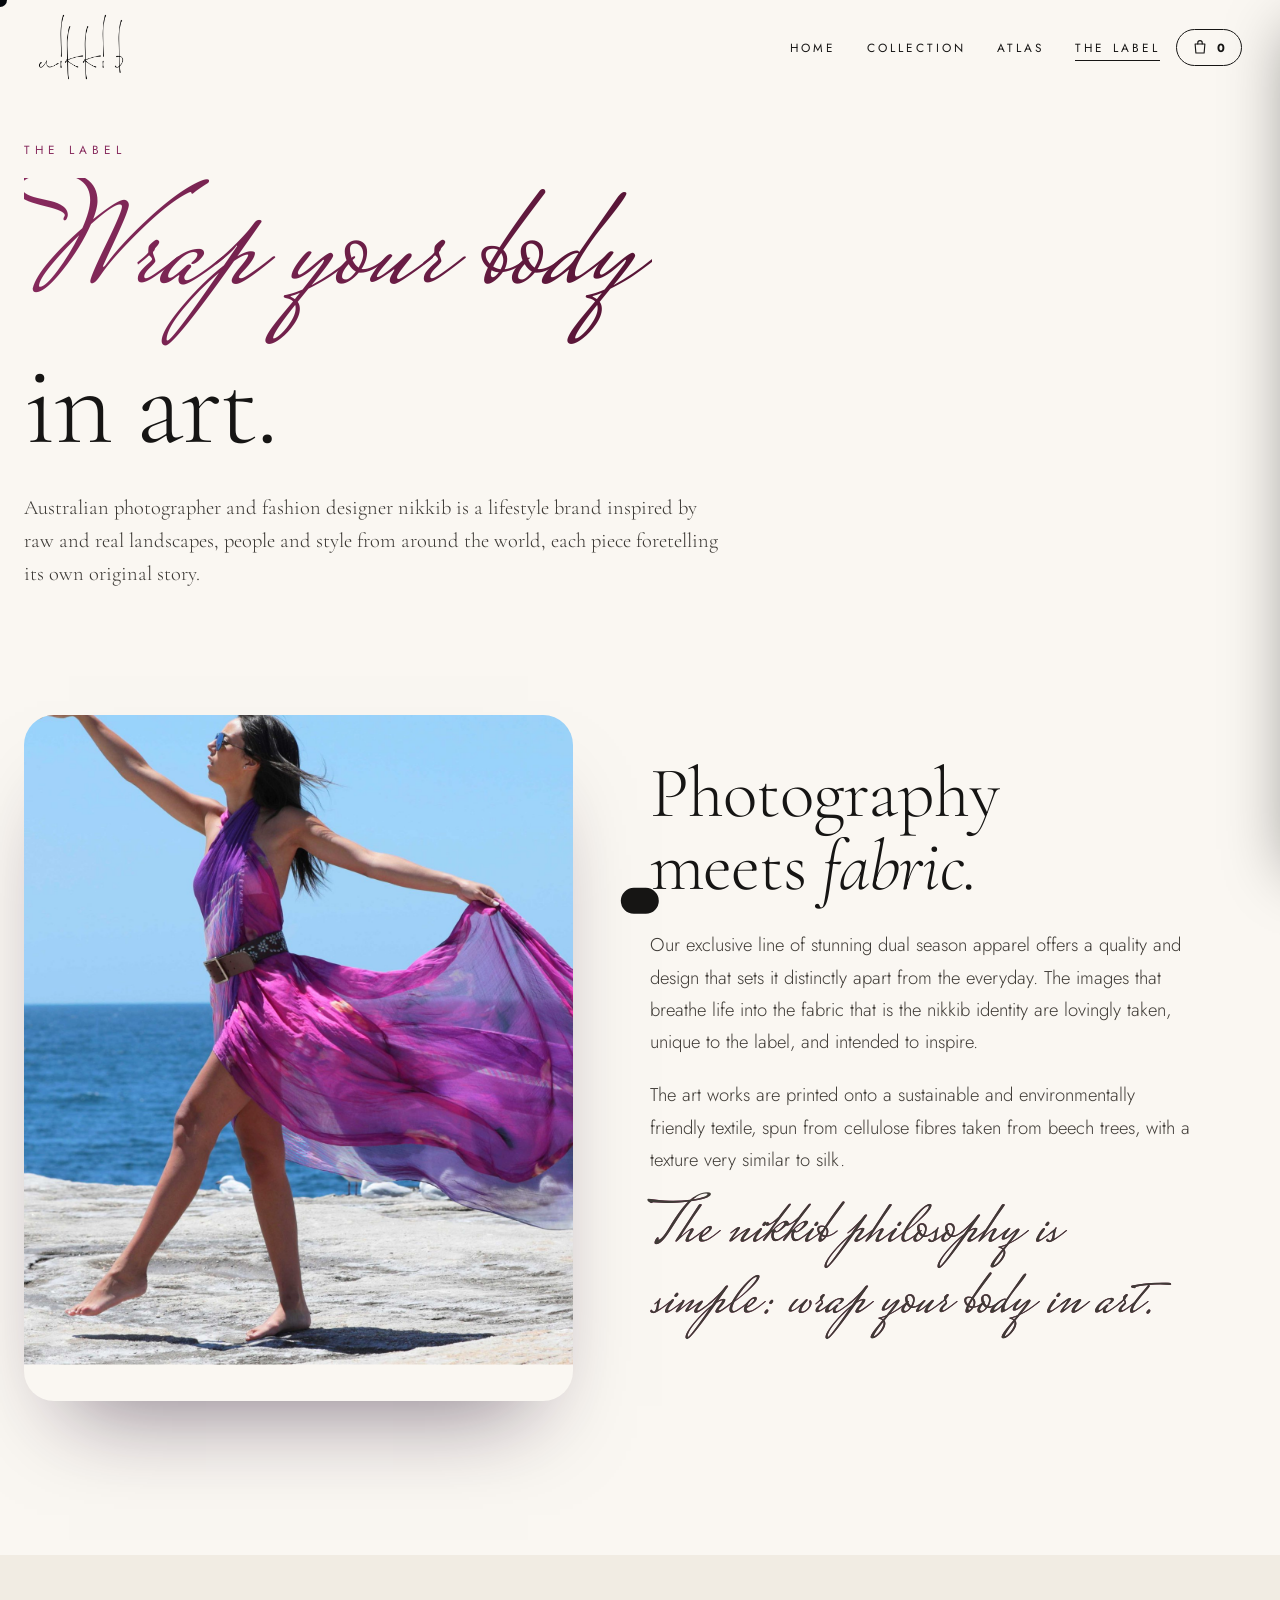
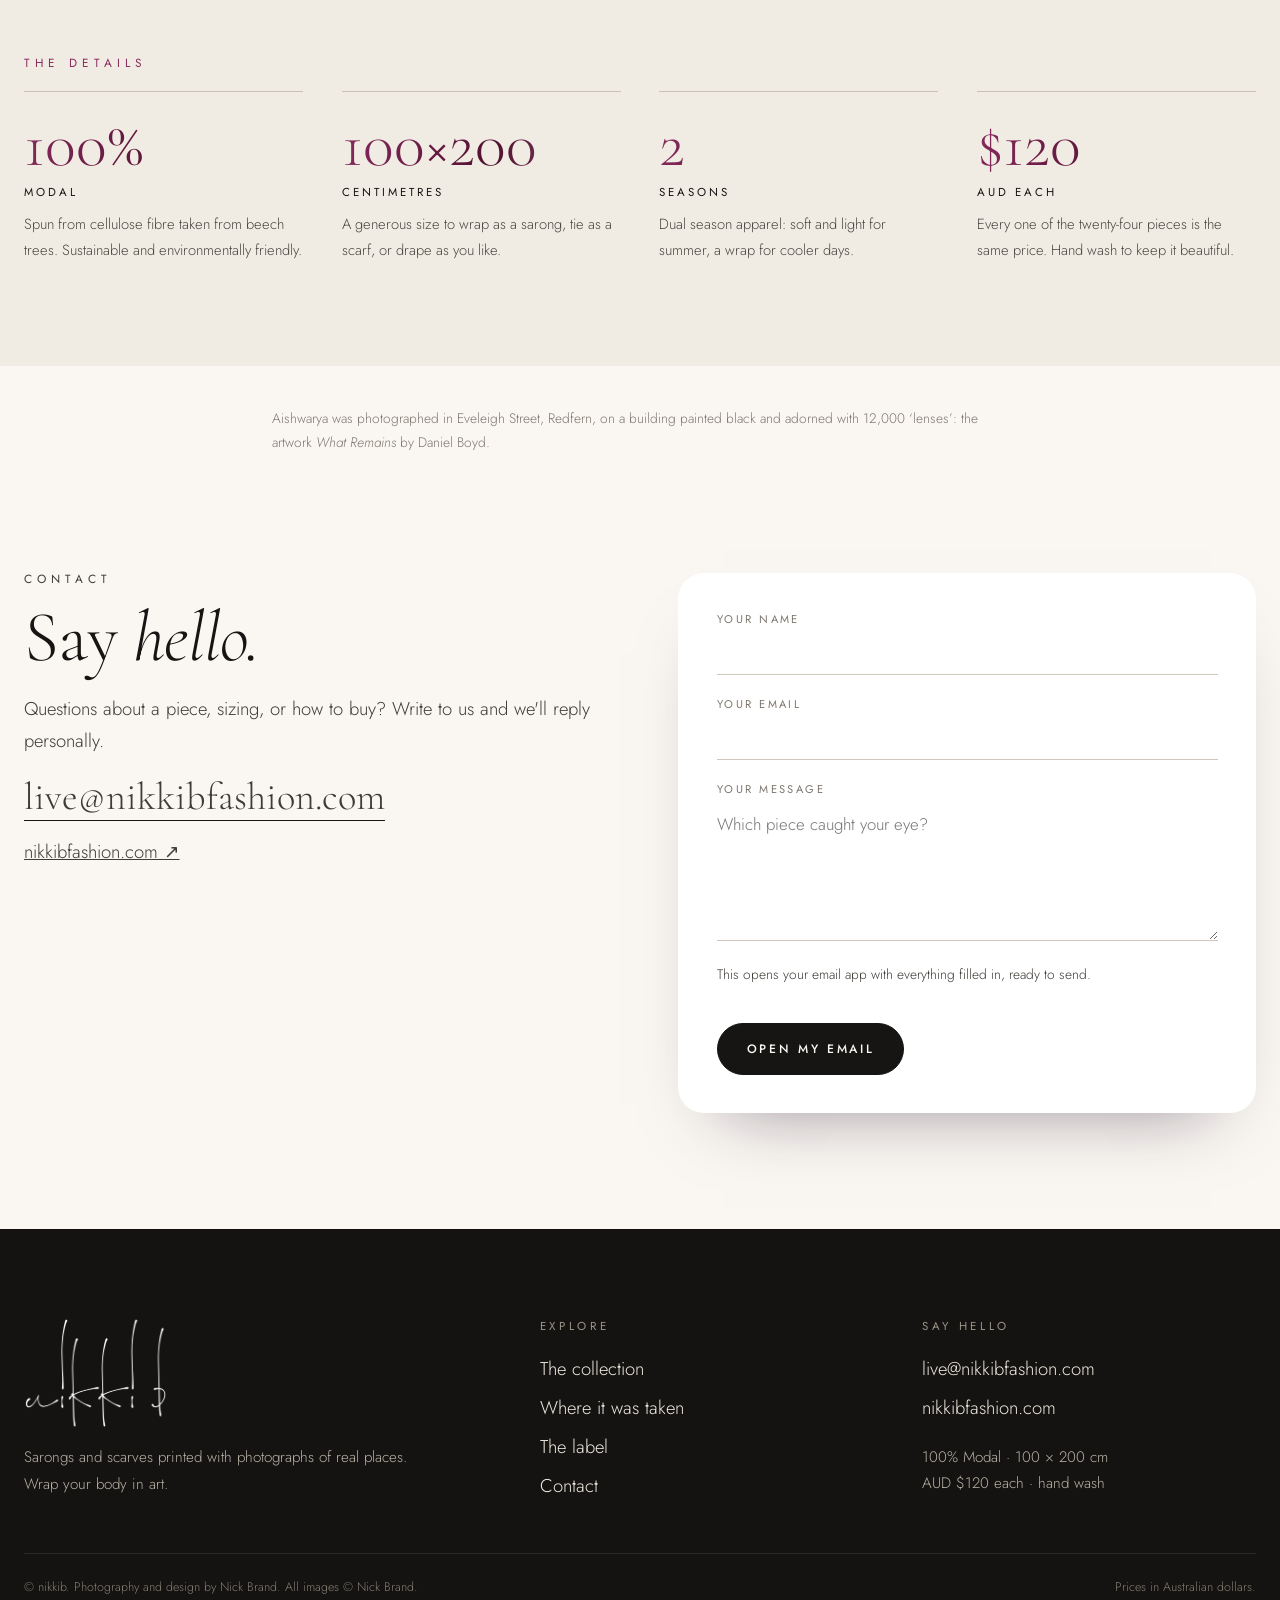
<file: label.html>
<!doctype html>
<html lang="en-AU">
<head>
<meta charset="utf-8">
<meta name="viewport" content="width=device-width, initial-scale=1">
<title>The label — nikkib</title>
<meta name="description" content="nikkib is the lifestyle label of Australian photographer and fashion designer Nick Brand: wearable art on silk-like beech-tree modal.">
<meta property="og:title" content="The label — nikkib">
<meta property="og:description" content="nikkib is the lifestyle label of Australian photographer and fashion designer Nick Brand: wearable art on silk-like beech-tree modal.">
<meta property="og:image" content="https://www.nikkibfashion.com/img/brand/hero.jpg">
<meta property="og:url" content="https://www.nikkibfashion.com/label">
<meta property="og:type" content="website">
<meta property="og:site_name" content="nikkib">
<meta name="twitter:card" content="summary_large_image">
<link rel="canonical" href="https://www.nikkibfashion.com/label">
<meta name="theme-color" content="#faf7f2">
<link rel="preconnect" href="https://fonts.googleapis.com">
<link rel="preconnect" href="https://fonts.gstatic.com" crossorigin>
<link href="https://fonts.googleapis.com/css2?family=Cormorant+Garamond:ital,wght@0,300;0,400;0,500;1,300;1,400&family=Jost:wght@300;400;500&family=Mrs+Saint+Delafield&display=swap" rel="stylesheet">
<link rel="stylesheet" href="css/style.css">
<link rel="stylesheet" href="css/label.css">
<style>[hidden]{display:none!important}</style>
<script>document.documentElement.classList.add('js')</script>
</head>
<body>
<div class="curtain start" id="curtain" aria-hidden="true"><img src="img/brand/nikkib-black.png" alt=""></div>
<div class="cursor" id="cursor" aria-hidden="true"><span></span></div>
<header class="nav" id="nav">
  <a class="logo" href="index.html" aria-label="nikkib — home"><img src="img/brand/nikkib-black.png" alt="nikkib"></a>
  <nav class="links" id="links" aria-label="Main"><a href="index.html">Home</a><a href="collection.html">Collection</a><a href="atlas.html">Atlas</a><a href="label.html" aria-current="page">The Label</a></nav>
  <button class="bag-btn" aria-label="Open your bag"><b id="bagCount">0</b></button>
  <button class="burger" id="burger" aria-label="Menu" aria-expanded="false"><i></i><i></i></button>
</header>

<main id="top">
<section class="l-hero wrap">
  <p class="kicker rv">The label</p>
  <h1 class="l-title rv"><span class="script grad-text">Wrap your body</span><br>in art.</h1>
  <p class="lede rv">Australian photographer and fashion designer nikkib is a lifestyle brand inspired by raw and real landscapes, people and style from around the world, each piece foretelling its own original story.</p>
</section>

<section class="l-split wrap">
  <div class="l-img rv"><img src="img/brand/hero.jpg" alt="A model dancing on the rocks in a flowing magenta nikkib sarong" data-par="0.06"></div>
  <div class="l-copy">
    <h2 class="h2 rv">Photography<br>meets <em>fabric.</em></h2>
    <p class="rv">Our exclusive line of stunning dual season apparel offers a quality and design that sets it distinctly apart from the everyday. The images that breathe life into the fabric that is the nikkib identity are lovingly taken, unique to the label, and intended to inspire.</p>
    <p class="rv">The art works are printed onto a sustainable and environmentally friendly textile, spun from cellulose fibres taken from beech trees, with a texture very similar to silk.</p>
    <p class="rv script grad-text" style="font-size:clamp(2.4rem,5vw,4rem);line-height:1.1">The nikkib philosophy is simple: wrap your body in art.</p>
  </div>
</section>

<section class="l-spec">
  <div class="wrap">
    <p class="kicker rv">The details</p>
    <div class="spec-grid">
      <div class="rv"><b>100%</b><span>Modal</span><p>Spun from cellulose fibre taken from beech trees. Sustainable and environmentally friendly.</p></div>
      <div class="rv"><b>100×200</b><span>centimetres</span><p>A generous size to wrap as a sarong, tie as a scarf, or drape as you like.</p></div>
      <div class="rv"><b>2</b><span>seasons</span><p>Dual season apparel: soft and light for summer, a wrap for cooler days.</p></div>
      <div class="rv"><b>$120</b><span>AUD each</span><p>Every one of the twenty-four pieces is the same price. Hand wash to keep it beautiful.</p></div>
    </div>
  </div>
</section>

<section class="l-credit wrap">
  <p class="rv small">Aishwarya was photographed in Eveleigh Street, Redfern, on a building painted black and adorned with 12,000 ‘lenses’: the artwork <em>What Remains</em> by Daniel Boyd.</p>
</section>

<section class="l-contact" id="contact">
  <div class="wrap l-grid">
    <div>
      <p class="kicker rv">Contact</p>
      <h2 class="h2 rv">Say <em>hello.</em></h2>
      <p class="rv">Questions about a piece, sizing, or how to buy? Write to us and we'll reply personally.</p>
      <p class="rv big-mail"><a href="mailto:live@nikkibfashion.com">live@nikkibfashion.com</a></p>
      <p class="rv"><a href="https://nikkibfashion.com" target="_blank" rel="noopener">nikkibfashion.com ↗</a></p>
    </div>
    <form class="l-form rv" id="mailForm" novalidate>
      <label>Your name<input name="name" autocomplete="name" required></label>
      <label>Your email<input name="email" type="email" autocomplete="email" required></label>
      <label>Your message<textarea name="msg" rows="5" placeholder="Which piece caught your eye?"></textarea></label>
      <p class="small" id="formNote">This opens your email app with everything filled in, ready to send.</p>
      <button class="btn solid" type="submit"><span>Open my email</span></button>
    </form>
  </div>
</section>
</main>

<footer class="foot">
  <div class="wrap">
    <div class="foot-grid">
      <div><img src="img/brand/nikkib-white.png" alt="nikkib"><p>Sarongs and scarves printed with photographs of real places. Wrap your body in art.</p></div>
      <div><h4>Explore</h4><a href="collection.html">The collection</a><a href="atlas.html">Where it was taken</a><a href="label.html">The label</a><a href="label.html#contact">Contact</a></div>
      <div><h4>Say hello</h4><a href="mailto:live@nikkibfashion.com">live@nikkibfashion.com</a><a href="https://nikkibfashion.com" target="_blank" rel="noopener">nikkibfashion.com</a><p style="margin-top:1rem">100% Modal · 100 × 200 cm<br>AUD $120 each · hand wash</p></div>
    </div>
    <div class="fine"><span>© nikkib. Photography and design by Nick Brand. All images © Nick Brand.</span><span>Prices in Australian dollars.</span></div>
  </div>
</footer>
<script src="data.js"></script>
<script src="js/common.js"></script>
<script src="js/label.js"></script>
</body>
</html>
</file>
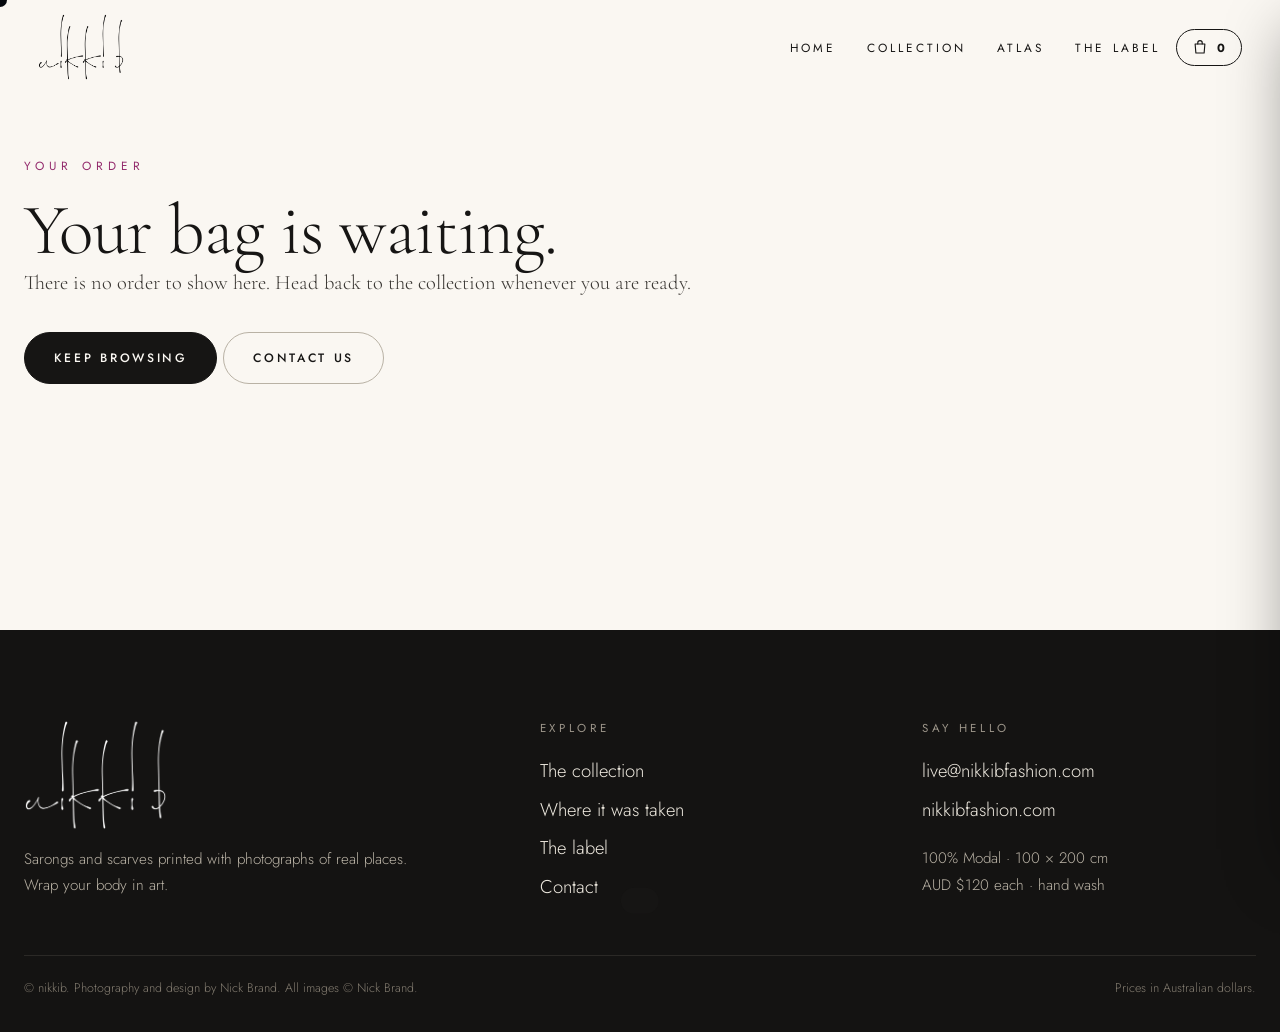
<file: thanks.html>
<!doctype html>
<html lang="en-AU">
<head>
<meta charset="utf-8">
<meta name="viewport" content="width=device-width, initial-scale=1">
<title>Thank you — nikkib</title>
<meta name="robots" content="noindex">
<meta name="description" content="Thank you for your order.">
<meta property="og:title" content="Thank you — nikkib">
<meta property="og:description" content="Thank you for your order.">
<meta property="og:image" content="https://www.nikkibfashion.com/img/brand/hero.jpg">
<meta property="og:url" content="https://www.nikkibfashion.com/thanks">
<meta property="og:type" content="website">
<meta property="og:site_name" content="nikkib">
<meta name="twitter:card" content="summary_large_image">
<link rel="canonical" href="https://www.nikkibfashion.com/thanks">
<meta name="theme-color" content="#faf7f2">
<link rel="preconnect" href="https://fonts.googleapis.com">
<link rel="preconnect" href="https://fonts.gstatic.com" crossorigin>
<link href="https://fonts.googleapis.com/css2?family=Cormorant+Garamond:ital,wght@0,300;0,400;0,500;1,300;1,400&family=Jost:wght@300;400;500&family=Mrs+Saint+Delafield&display=swap" rel="stylesheet">
<link rel="stylesheet" href="css/style.css">
<link rel="stylesheet" href="css/label.css">
<style>[hidden]{display:none!important}</style>
<script>document.documentElement.classList.add('js')</script>
</head>
<body>
<div class="curtain start" id="curtain" aria-hidden="true"><img src="img/brand/nikkib-black.png" alt=""></div>
<div class="cursor" id="cursor" aria-hidden="true"><span></span></div>
<header class="nav" id="nav">
  <a class="logo" href="index.html" aria-label="nikkib — home"><img src="img/brand/nikkib-black.png" alt="nikkib"></a>
  <nav class="links" id="links" aria-label="Main"><a href="index.html">Home</a><a href="collection.html">Collection</a><a href="atlas.html">Atlas</a><a href="label.html">The Label</a></nav>
  <button class="bag-btn" aria-label="Open your bag"><b id="bagCount">0</b></button>
  <button class="burger" id="burger" aria-label="Menu" aria-expanded="false"><i></i><i></i></button>
</header>

<main id="top">
<section class="wrap" style="padding-top:10rem;padding-bottom:7rem;min-height:70vh">
  <p class="kicker rv">Your order</p>
  <h1 class="h2 rv" id="tyTitle">Thank you.</h1>
  <p class="lede rv" id="tyMsg">Checking your order…</p>
  <p class="rv" style="margin-top:2rem"><a class="btn solid" href="collection.html"><span>Keep browsing</span></a> <a class="btn ghost" href="mailto:live@nikkibfashion.com"><span>Contact us</span></a></p>
</section>
</main>

<footer class="foot">
  <div class="wrap">
    <div class="foot-grid">
      <div><img src="img/brand/nikkib-white.png" alt="nikkib"><p>Sarongs and scarves printed with photographs of real places. Wrap your body in art.</p></div>
      <div><h4>Explore</h4><a href="collection.html">The collection</a><a href="atlas.html">Where it was taken</a><a href="label.html">The label</a><a href="label.html#contact">Contact</a></div>
      <div><h4>Say hello</h4><a href="mailto:live@nikkibfashion.com">live@nikkibfashion.com</a><a href="https://nikkibfashion.com" target="_blank" rel="noopener">nikkibfashion.com</a><p style="margin-top:1rem">100% Modal · 100 × 200 cm<br>AUD $120 each · hand wash</p></div>
    </div>
    <div class="fine"><span>© nikkib. Photography and design by Nick Brand. All images © Nick Brand.</span><span>Prices in Australian dollars.</span></div>
  </div>
</footer>
<script src="data.js"></script>
<script src="js/common.js"></script>
<script src="js/thanks.js"></script>
</body>
</html>
</file>
<file: css/style.css>
/* nikkib — shared styles: ivory, ink, and colour that changes with each piece */
:root{
  --bg:#faf7f2; --bg2:#f1ece3; --ink:#161514; --mute:#7d776d; --line:#ded8cc;
  --c1:#c2358f; --c2:#6b2a9b; --c3:#f2a65a;
  --d1:#92286b; --d2:#4b1d6e; --d3:#b97a3e;
  --grad:linear-gradient(100deg,var(--c1),var(--c2) 55%,var(--c3));
  --gradt:linear-gradient(100deg,var(--d1),var(--d2) 55%,var(--d3));
  --serif:'Cormorant Garamond',Georgia,serif;
  --sans:'Jost','Helvetica Neue',system-ui,sans-serif;
  --script:'Mrs Saint Delafield','Snell Roundhand',cursive;
  --ease:cubic-bezier(.2,.8,.2,1);
}
*{box-sizing:border-box;margin:0;padding:0}
html{scroll-behavior:smooth;overflow-x:clip;-webkit-text-size-adjust:100%}
body{background:var(--bg);color:var(--ink);font:300 clamp(16px,.4vw + 15px,18.5px)/1.75 var(--sans)}
img{display:block;max-width:100%}
a{color:inherit}
button{font:inherit;color:inherit;background:none;border:0;cursor:pointer}
::selection{background:var(--c1);color:#fff}
.wrap{width:min(1240px,100% - 3rem);margin-inline:auto}
.kicker{font:400 .74rem/1 var(--sans);letter-spacing:.42em;text-transform:uppercase;color:var(--d1);margin-bottom:1.4rem;transition:color .8s}
.h2{font:300 clamp(2.4rem,5.6vw,5rem)/1.02 var(--serif);letter-spacing:-.01em}
.h2 em,.h1 em{font-style:italic}
.script{font-family:var(--script);font-weight:400;letter-spacing:0}
.grad-text{background:var(--gradt);background-size:200% 100%;-webkit-background-clip:text;background-clip:text;color:transparent;animation:slide 9s linear infinite alternate}
@keyframes slide{to{background-position:100% 0}}
.lede{font:300 clamp(1.15rem,1.6vw,1.45rem)/1.6 var(--serif);max-width:44rem;color:#3a3733}
.small{font-size:.86rem;color:var(--mute)}

canvas.silk{position:absolute;inset:0;width:100%;height:100%;z-index:-1;display:block}

/* reveal + split */
.js .rv{opacity:0;transform:translateY(40px);transition:opacity 1s var(--ease),transform 1s var(--ease)}
.js .rv.in{opacity:1;transform:none}
.js [data-split] .w{display:inline-block;overflow:hidden;vertical-align:top;padding-bottom:.08em}
.js [data-split] .w>span{display:inline-block;transform:translateY(112%);transition:transform 1.1s var(--ease);transition-delay:calc(var(--i)*55ms)}
.js [data-split].in .w>span{transform:none}
.scrub{font:300 clamp(1.7rem,3.8vw,3.4rem)/1.22 var(--serif);max-width:30ch}
.scrub .sw{opacity:.16;transition:opacity .5s}.scrub .sw.lit{opacity:1}

/* cursor */
.cursor{position:fixed;left:0;top:0;z-index:90;pointer-events:none;mix-blend-mode:difference;display:none}
.cursor span{display:block;width:14px;height:14px;margin:-7px 0 0 -7px;border-radius:50%;background:#fff;transition:transform .35s var(--ease)}
.cursor.big span{transform:scale(3.4)}
@media (hover:hover) and (pointer:fine){.cursor{display:block}}

/* nav */
.nav{position:fixed;inset:0 0 auto 0;z-index:60;display:flex;align-items:center;justify-content:space-between;gap:1rem;padding:.9rem clamp(1rem,3vw,2.6rem);transition:padding .4s}
.nav::before{content:"";position:absolute;inset:0;z-index:-1;background:rgba(250,247,242,.82);backdrop-filter:blur(14px);opacity:0;transition:opacity .4s;border-bottom:1px solid var(--line)}
.nav.solid::before{opacity:1}.nav.solid{padding-block:.55rem}
.logo{display:block;line-height:0}
.logo img{height:66px;width:auto;transition:height .4s}
.nav.solid .logo img{height:48px}
.links{display:flex;align-items:center;gap:clamp(1rem,2.4vw,2.4rem);margin-left:auto}
.links a{font:400 .74rem var(--sans);letter-spacing:.26em;text-transform:uppercase;text-decoration:none;position:relative;padding:.35rem 0}
.links a::after{content:"";position:absolute;left:0;bottom:0;height:1px;width:100%;background:var(--ink);transform:scaleX(0);transform-origin:right;transition:transform .5s var(--ease)}
.links a:hover::after,.links a[aria-current=page]::after{transform:scaleX(1);transform-origin:left}
.bag-btn{position:relative;display:flex;align-items:center;gap:.45rem;padding:.55rem .9rem;border:1px solid var(--ink);border-radius:99px;font:500 .74rem var(--sans);letter-spacing:.14em;transition:background .4s,color .4s}
.bag-btn svg{width:18px;height:18px;fill:none;stroke:currentColor;stroke-width:1.5;stroke-linecap:round;stroke-linejoin:round}
.bag-btn:hover{background:var(--ink);color:var(--bg)}
.bag-btn.has{background:var(--ink);color:var(--bg)}
.bag-btn.has svg{stroke:var(--bg)}
.bag-btn.bump{animation:bump .5s var(--ease)}
@keyframes bump{40%{transform:scale(1.15)}}
.burger{display:none;width:44px;height:44px;position:relative}
.burger i{position:absolute;left:10px;right:10px;height:2px;background:var(--ink);transition:.4s var(--ease)}
.burger i:first-child{top:17px}.burger i:last-child{top:25px}
.burger[aria-expanded=true] i:first-child{top:21px;transform:rotate(45deg)}
.burger[aria-expanded=true] i:last-child{top:21px;transform:rotate(-45deg)}

/* buttons */
.btn{display:inline-block;text-decoration:none;font:500 .76rem var(--sans);letter-spacing:.22em;text-transform:uppercase;padding:1rem 1.8rem;border-radius:99px;border:1px solid var(--ink);position:relative;overflow:hidden;isolation:isolate;transition:color .4s,border-color .4s}
.btn::before{content:"";position:absolute;inset:0;background:var(--grad);transform:translateY(101%);transition:transform .5s var(--ease);z-index:-1}
.btn:hover{color:#fff;border-color:transparent}.btn:hover::before{transform:none}
.btn.solid{background:var(--ink);color:var(--bg)}
.btn.solid:hover{color:#fff}
.btn.ghost{border-color:#b9b2a5}
.btn.light{border-color:#fff;color:#fff}
.btn span{display:inline-block;transition:transform .2s}

/* add-to-bag buttons */
.add{width:42px;height:42px;border-radius:50%;display:grid;place-items:center;background:rgba(255,255,255,.9);backdrop-filter:blur(6px);box-shadow:0 6px 18px -8px rgba(0,0,0,.35);transition:transform .3s var(--ease),background .3s}
.add svg{width:19px;height:19px;fill:none;stroke:var(--ink);stroke-width:1.5;stroke-linecap:round;stroke-linejoin:round;transition:stroke .3s}
.add:hover{transform:scale(1.1);background:var(--ink)}.add:hover svg{stroke:#fff}

/* bag drawer */
.scrim{position:fixed;inset:0;z-index:70;background:rgba(20,18,16,.45);opacity:0;pointer-events:none;transition:opacity .5s}
.scrim.on{opacity:1;pointer-events:auto}
.drawer{position:fixed;top:0;right:0;bottom:0;z-index:71;width:min(440px,100%);background:var(--bg);transform:translateX(102%);transition:transform .7s var(--ease);display:flex;flex-direction:column;box-shadow:-30px 0 60px -30px rgba(0,0,0,.4)}
.drawer.on{transform:none}
.dr-head{display:flex;justify-content:space-between;align-items:center;padding:1.4rem 1.6rem;border-bottom:1px solid var(--line)}
.dr-head h3{font:300 2rem var(--serif)}
.dr-close{width:44px;height:44px;border-radius:50%;border:1px solid var(--line);font-size:1.1rem}
.dr-list{flex:1;overflow:auto;padding:.5rem 1.6rem}
.dr-item{display:grid;grid-template-columns:64px 1fr auto;gap:1rem;align-items:center;padding:1rem 0;border-bottom:1px solid var(--line)}
.dr-item img{width:64px;height:64px;object-fit:cover;border-radius:10px;background:#fff}
.dr-item b{font:400 1.25rem var(--serif);display:block;line-height:1.1}
.dr-item small{color:var(--mute);font-size:.78rem}
.dr-price{text-align:right;font:400 .95rem var(--sans);display:grid;gap:.3rem;justify-items:end}
.dr-price button{font-size:.68rem;letter-spacing:.14em;text-transform:uppercase;color:var(--mute);text-decoration:underline}
.qty{display:inline-flex;align-items:center;gap:.2rem;margin-top:.5rem;border:1px solid var(--line);border-radius:99px}
.qty button{width:30px;height:30px;font-size:1.05rem;border-radius:50%}
.qty button:hover{background:var(--bg2)}
.qty span{min-width:1.4rem;text-align:center;font-size:.9rem}
.dr-empty{padding:3rem 0;text-align:center;color:var(--mute)}
.dr-foot{padding:1.4rem 1.6rem;border-top:1px solid var(--line);display:grid;gap:.9rem}
.dr-total{display:flex;justify-content:space-between;font:300 1.5rem var(--serif)}
.dr-foot .btn{text-align:center}
.dr-foot p{font-size:.78rem;color:var(--mute);line-height:1.5}
.dr-foot .err{color:#a1281e}
.dr-foot .btn:disabled{opacity:.6;cursor:progress}
.dr-foot .small{text-align:center}

/* names marquee */
.marq{overflow:hidden;white-space:nowrap;border-block:1px solid var(--line);padding:1rem 0;background:var(--bg)}
.mq{display:inline-flex;align-items:center;animation:mq 70s linear infinite}
.marq:hover .mq{animation-play-state:paused}
.mq a{font:300 clamp(2rem,5vw,4.2rem)/1 var(--serif);font-style:italic;color:transparent;-webkit-text-stroke:1px var(--ink);padding:0 .35em;text-decoration:none;transition:color .3s}
.mq a:hover{color:var(--c1);-webkit-text-stroke-color:var(--c1)}
.mq i{font-style:normal;color:var(--c1);font-size:1rem}
@keyframes mq{to{transform:translateX(-50%)}}

/* footer */
.foot{background:#141312;color:#eee9df;padding:clamp(3.5rem,7vw,6rem) 0 2rem;margin-top:0;position:relative;z-index:2}
.foot-grid{display:grid;grid-template-columns:1.4fr 1fr 1fr;gap:3rem;align-items:start}
.foot img{height:110px;width:auto;margin-bottom:1rem}
.foot h4{font:400 .72rem var(--sans);letter-spacing:.32em;text-transform:uppercase;color:#9d968a;margin-bottom:1rem}
.foot a{display:block;text-decoration:none;color:#eee9df;padding:.2rem 0;transition:color .3s}.foot a:hover{color:var(--c3)}
.foot p{max-width:26rem;color:#b9b2a5;font-size:.95rem}
.foot .fine{margin-top:3rem;padding-top:1.4rem;border-top:1px solid #2b2926;font-size:.78rem;color:#847d71;display:flex;justify-content:space-between;gap:1rem;flex-wrap:wrap}

/* loader / curtain */
.curtain{position:fixed;inset:0;z-index:120;pointer-events:none;background:var(--cur,#faf7f2);transform:translateY(100%);display:grid;place-items:center}
.curtain img{height:90px;width:auto;opacity:0;transition:opacity .4s .15s}
.curtain.in{transform:none;transition:transform .6s var(--ease)}.curtain.in img{opacity:1}
.curtain.start{transform:none}.curtain.start img{opacity:1}
.curtain.out{transform:translateY(-100%);transition:transform .9s var(--ease)}
.curtain[hidden]{display:none}
.curtain.start:not(.out){animation:curFail .01s 3s forwards}
@keyframes curFail{to{visibility:hidden}}

@media (max-width:900px){
  .links{position:fixed;inset:0;background:rgba(250,247,242,.98);flex-direction:column;justify-content:center;gap:1.6rem;transform:translateY(-100%);transition:transform .7s var(--ease);margin:0}
  .links a{font-size:1rem}
  .links.open{transform:none}
  .burger{display:block;z-index:2;margin-left:.2rem}
  .bag-btn{z-index:2;margin-left:auto}
  .logo{z-index:2}
  .foot-grid{grid-template-columns:1fr}
}
@media (prefers-reduced-motion:reduce){
  *,*::before,*::after{animation-duration:.001s!important;animation-iteration-count:1!important;transition-duration:.001s!important}
  html{scroll-behavior:auto}
  .js .rv,.js [data-split] .w>span{opacity:1;transform:none}
}

/* toast */
.toast{position:fixed;left:50%;bottom:1.4rem;z-index:80;transform:translate(-50%,140%);background:var(--ink);color:var(--bg);padding:.8rem 1.2rem;border-radius:99px;font:400 .84rem var(--sans);letter-spacing:.04em;box-shadow:0 18px 40px -16px rgba(0,0,0,.5);transition:transform .5s var(--ease);max-width:calc(100% - 2rem);text-align:center}
.toast.on{transform:translate(-50%,0)}
.toast button{margin-left:.6rem;text-decoration:underline;color:#fff;font-weight:500}

.dr-line{display:flex;justify-content:space-between;font-size:.9rem;color:#4a4640}
.ship{display:grid;gap:.3rem;font:400 .68rem var(--sans);letter-spacing:.2em;text-transform:uppercase;color:var(--mute)}
.ship select{font:300 1rem var(--sans);letter-spacing:0;text-transform:none;color:var(--ink);padding:.7rem 2rem .7rem .9rem;border:1px solid var(--line);border-radius:12px;background:#fff url("data:image/svg+xml,%3Csvg xmlns='http://www.w3.org/2000/svg' width='10' height='6'%3E%3Cpath d='M1 1l4 4 4-4' fill='none' stroke='%23161514'/%3E%3C/svg%3E") no-repeat right .9rem center;appearance:none;cursor:pointer}
</file>
<file: css/home.css>
/* HOME */
.h-hero{position:relative;min-height:100svh;display:grid;align-items:center;padding:7.5rem 0 4.5rem;overflow:hidden;isolation:isolate}
.h-grid{display:grid;grid-template-columns:1.05fr .95fr;gap:clamp(2rem,5vw,5rem);align-items:center}
.h-title{font:300 clamp(3.4rem,8.2vw,8.2rem)/.94 var(--serif);letter-spacing:-.02em;margin:.6rem 0 1.6rem}
.h-title .ln{display:block}
.h-title .script{font-size:1.7em;line-height:.8;margin:.05em 0 0 -.02em;padding:.05em .15em .1em 0;display:inline-block}
.h-copy .lede{margin-bottom:2rem}
.h-cta{display:flex;gap:.9rem;flex-wrap:wrap}
.h-art{position:relative}
.h-main{width:100%;aspect-ratio:4/5;object-fit:cover;object-position:34% 40%;border-radius:28px;box-shadow:0 50px 90px -40px rgba(30,10,40,.55)}
.h-card{position:absolute;width:clamp(104px,13vw,170px);aspect-ratio:1;border-radius:20px;overflow:hidden;background:#fff;box-shadow:0 28px 50px -22px rgba(0,0,0,.5);animation:bob 8s ease-in-out infinite;will-change:transform}
.h-card img{width:100%;height:100%;object-fit:cover}
.h-card span{position:absolute;left:.7rem;bottom:.5rem;font:italic 400 1.2rem var(--serif);color:#fff;text-shadow:0 1px 10px rgba(0,0,0,.6)}
.h-card::after{content:"";position:absolute;inset:0;background:linear-gradient(0deg,rgba(0,0,0,.4),transparent 50%)}
.h-card.k1{left:-9%;top:9%;rotate:-6deg}
.h-card.k2{right:-7%;bottom:15%;rotate:5deg;animation-delay:-4s}
@keyframes bob{50%{translate:0 -16px}}
.badge{position:absolute;left:-3.2rem;bottom:2.4rem;width:clamp(106px,11vw,146px);background:var(--bg);border-radius:50%;padding:7px;box-shadow:0 14px 30px -12px rgba(0,0,0,.35);animation:spin 20s linear infinite}
.badge text{font:500 12.6px 'Jost',sans-serif;letter-spacing:3px;fill:var(--c1)}
@keyframes spin{to{transform:rotate(360deg)}}
.scroll-cue{position:absolute;bottom:1.4rem;left:50%;width:1px;height:56px;background:#cfc8bb;overflow:hidden}
.scroll-cue span{display:block;width:100%;height:40%;background:var(--ink);animation:cue 1.8s ease-in-out infinite}
@keyframes cue{from{transform:translateY(-100%)}to{transform:translateY(260%)}}

/* philosophy */
.philo{padding:clamp(5rem,11vw,10rem) 0 clamp(4rem,8vw,7rem)}
.philo .scrub{margin:1rem 0 3rem;max-width:26ch}
.philo-cols{display:grid;grid-template-columns:1fr 1fr;gap:clamp(1.5rem,4vw,4rem);max-width:60rem;color:#4a4640}
.facts{list-style:none;display:grid;grid-template-columns:repeat(4,1fr);gap:1.5rem;margin-top:4rem;border-top:1px solid var(--line);padding-top:2rem}
.facts b{display:block;font:300 clamp(2.4rem,4.6vw,4.2rem)/1 var(--serif);background:var(--gradt);-webkit-background-clip:text;background-clip:text;color:transparent}
.facts span{font-size:.84rem;color:var(--mute)}

/* place to piece (scroll scrubbed) */
.st{position:relative;height:330vh;background:var(--bg2)}
.st-in{position:sticky;top:0;height:100vh;display:grid;grid-template-columns:.9fr 1.1fr;gap:clamp(2rem,6vw,6rem);align-items:center}
.st-card{position:relative;height:min(70vh,640px);aspect-ratio:3/4;margin-inline:auto;border-radius:26px;overflow:hidden;background:#fff;box-shadow:0 40px 80px -40px rgba(30,10,40,.5)}
.st-card img{position:absolute;inset:0;width:100%;height:100%;object-fit:cover;opacity:0;transform:scale(1.06);transition:opacity .9s var(--ease),transform 1.6s var(--ease)}
.st-card img.on{opacity:1;transform:none}
.st-cap{display:flex;justify-content:space-between;gap:1rem;margin:1rem auto 0;width:min(100%,calc(min(70vh,640px)*.75));font-size:.84rem}
.st-cap b{font:italic 400 1.5rem var(--serif)}
.st-cap span{color:var(--mute);align-self:center}
.st-bar{height:2px;background:var(--line);margin:.8rem auto 0;width:min(100%,calc(min(70vh,640px)*.75))}
.st-bar i{display:block;height:100%;width:0;background:var(--grad)}
.st-list{list-style:none;max-width:34rem}
.st-list li{padding:1.4rem 0;border-top:1px solid var(--line);opacity:.28;transition:opacity .6s}
.st-list li.active{opacity:1}
.st-list i{font:300 .8rem var(--sans);letter-spacing:.3em;font-style:normal;color:var(--c1)}
.st-list h3{font:300 clamp(2rem,3.6vw,3.2rem)/1.05 var(--serif);margin:.2rem 0 .5rem}
.st-list p{color:#4a4640;font-size:.98rem}

/* featured */
.feat{padding:clamp(4.5rem,9vw,8rem) 0}
.feat-head{display:flex;justify-content:space-between;align-items:flex-end;gap:1rem;margin-bottom:2.5rem}
.arrows{display:flex;gap:.5rem}
.arrows button{width:50px;height:50px;border:1px solid var(--ink);border-radius:50%;font-size:1.2rem;transition:.3s}
.arrows button:hover{background:var(--ink);color:var(--bg)}
.f-track{display:flex;gap:clamp(.9rem,1.6vw,1.5rem);overflow-x:auto;padding:.5rem max(1.5rem,calc((100vw - 1240px)/2)) 1.5rem;scroll-snap-type:x proximity;scrollbar-width:none;cursor:grab}
.f-track::-webkit-scrollbar{display:none}
.f-track.drag{cursor:grabbing;scroll-snap-type:none}
.fc{flex:none;width:clamp(230px,24vw,310px);scroll-snap-align:start;text-decoration:none;position:relative}
.fc .im{position:relative;aspect-ratio:3/4.1;border-radius:22px;overflow:hidden;background:#fff;box-shadow:0 26px 44px -26px rgba(30,10,40,.5);transition:transform .6s var(--ease)}
.fc:hover .im{transform:translateY(-8px)}
.fc .im img{position:absolute;inset:0;width:100%;height:100%;object-fit:cover;object-position:50% 25%;transition:opacity .7s,transform 1.2s var(--ease);-webkit-user-drag:none;user-select:none}
.fc .im img.sc{opacity:0;object-position:center}
.fc:hover .im img.sc{opacity:1}.fc:hover .im img{transform:scale(1.05)}
.fc .add{position:absolute;top:.8rem;right:.8rem;z-index:2}
.fc h4{font:300 1.7rem var(--serif);margin-top:.9rem;line-height:1.1}
.fc p{font-size:.82rem;color:var(--mute)}

/* fabric */
.fabric{background:#141312;color:#eee9df;padding:clamp(5rem,10vw,9rem) 0}
.fabric .h2{margin-bottom:3.5rem}
.fabric .h2 em{background:var(--grad);-webkit-background-clip:text;background-clip:text;color:transparent}
.f-cards{display:grid;grid-template-columns:repeat(4,1fr);gap:clamp(1rem,2.4vw,2.4rem)}
.f-cards div{border-top:1px solid #3a3733;padding-top:1.3rem}
.f-cards i{font:300 .8rem var(--sans);letter-spacing:.3em;font-style:normal;color:#9d968a}
.f-cards h4{font:300 1.7rem var(--serif);margin:.5rem 0}
.f-cards p{font-size:.9rem;color:#b9b2a5}

.cta{text-align:center;padding:clamp(6rem,12vw,11rem) 0;background:var(--bg)}
.cta .h2{margin:.6rem 0 2.2rem}
.cta .btn{margin:.3rem}

@media (max-width:980px){
  .h-grid{grid-template-columns:1fr}
  .h-art{max-width:520px;margin:1rem auto 0}
  .h-card.k1{left:-3%}.h-card.k2{right:-3%}.badge{left:-1rem}
  .philo-cols{grid-template-columns:1fr}.facts{grid-template-columns:1fr 1fr}
  .st{height:auto}
  .st-in{position:static;height:auto;grid-template-columns:1fr;padding-block:4rem}
  .st-card{height:auto;aspect-ratio:auto;display:grid;grid-template-columns:repeat(3,1fr);gap:.5rem;background:none;box-shadow:none;border-radius:0;width:100%}
  .st-card img{position:static;opacity:1;transform:none;aspect-ratio:3/4.4;border-radius:14px}
  .st-cap,.st-bar{display:none}
  .st-list li{opacity:1}
  .f-cards{grid-template-columns:1fr 1fr}
}
@media (max-width:560px){.f-cards{grid-template-columns:1fr}.facts{grid-template-columns:1fr 1fr}}
</file>
<file: css/atlas.css>
/* ATLAS */
.a-hero{padding-top:8.5rem}
.a-hero .h2{margin-bottom:1.4rem}
.regions{display:flex;gap:8px;height:min(78vh,720px);margin:3rem auto 0;width:min(1500px,100% - 2rem)}
.rg{position:relative;flex:1;min-width:0;overflow:hidden;border-radius:24px;color:#fff;background:#222;transition:flex .9s var(--ease);cursor:pointer;isolation:isolate}
.rg:hover,.rg:focus-within,.rg.open{flex:4.6}
.rg>.bg{position:absolute;inset:0;z-index:-2;display:flex}
.rg>.bg img{flex:1;min-width:0;height:100%;object-fit:cover;transition:transform 1.6s var(--ease),filter .6s;filter:saturate(1.05) brightness(.85)}
.rg:hover>.bg img,.rg.open>.bg img{transform:scale(1.05);filter:saturate(1.2) brightness(1)}
.rg::after{content:"";position:absolute;inset:0;z-index:-1;background:linear-gradient(0deg,rgba(14,10,18,.88),rgba(14,10,18,.05) 62%)}
.rg-in{position:absolute;inset:auto 0 0 0;padding:1.3rem}
.rg small{font:400 .7rem var(--sans);letter-spacing:.3em;text-transform:uppercase;opacity:.85}
.rg h3{font:300 clamp(1.7rem,2.5vw,2.9rem)/1.02 var(--serif);margin:.3rem 0 .2rem;overflow-wrap:break-word;hyphens:manual}
.rg-list{display:grid;gap:.45rem;max-height:0;opacity:0;overflow:hidden;transition:max-height .8s var(--ease),opacity .6s .15s;margin-top:.4rem}
.rg:hover .rg-list,.rg:focus-within .rg-list,.rg.open .rg-list{max-height:520px;opacity:1}
.rg-list a{display:grid;grid-template-columns:44px 1fr;gap:.8rem;align-items:center;text-decoration:none;padding:.25rem;border-radius:14px;transition:background .3s}
.rg-list a:hover{background:rgba(255,255,255,.14)}
.rg-list img{width:44px;height:44px;border-radius:10px;object-fit:cover;background:#fff}
.rg-list b{font:italic 400 1.25rem/1.1 var(--serif);display:block}
.rg-list span{font-size:.74rem;opacity:.85;display:block;line-height:1.3}

.ix{padding:clamp(5rem,9vw,8rem) 0 clamp(5rem,9vw,8rem)}
.ix .h2{margin-bottom:2.5rem}
.ix-table{border-top:1px solid var(--line)}
.ix-row{display:grid;grid-template-columns:3.2rem 1.1fr 1.4fr auto;gap:1rem;align-items:baseline;padding:1.05rem .4rem;border-bottom:1px solid var(--line);text-decoration:none;transition:background .35s,padding .5s var(--ease)}
.ix-row:hover{background:rgba(0,0,0,.035);padding-left:1.2rem}
.ix-row i{font:400 .72rem var(--sans);font-style:normal;letter-spacing:.2em;color:var(--mute)}
.ix-row b{font:300 clamp(1.7rem,3vw,2.6rem)/1.1 var(--serif);transition:color .3s}
.ix-row:hover b{color:var(--d1)}
.ix-row span{color:#4a4640;font-size:.95rem}
.ix-row em{font:400 .68rem var(--sans);font-style:normal;letter-spacing:.2em;text-transform:uppercase;color:var(--mute)}
.ix-pop{position:fixed;left:0;top:0;width:200px;aspect-ratio:3/4;object-fit:cover;border-radius:18px;box-shadow:0 30px 50px -20px rgba(0,0,0,.5);pointer-events:none;opacity:0;transform:scale(.85) rotate(-4deg);transition:opacity .3s,transform .4s var(--ease);z-index:30;background:#fff}
.ix-pop.on{opacity:1;transform:scale(1) rotate(-3deg)}

@media (max-width:900px){
  .regions{flex-direction:column;height:auto}
  .rg{min-height:44vh;flex:none}.rg:hover,.rg.open{flex:none}
  .rg-list{max-height:none;opacity:1}
  .ix-row{grid-template-columns:2.4rem 1fr}
  .ix-row span{grid-column:2}.ix-row em{display:none}
  .ix-pop{display:none}
}
</file>
<file: css/collection.css>
/* COLLECTION */
.c-top{padding-top:8.2rem}
.c-top .h2{margin-bottom:2rem}
.c-tools{display:flex;flex-wrap:wrap;gap:.8rem 1.2rem;align-items:center;margin-bottom:1.6rem}
.seg{display:flex;gap:.35rem;flex-wrap:wrap}
.seg button{display:inline-flex;align-items:center;gap:.5rem;font:400 .72rem var(--sans);letter-spacing:.16em;text-transform:uppercase;padding:.62rem 1.05rem;border:1px solid #c9c2b4;border-radius:99px;transition:.3s;background:rgba(255,255,255,.5)}
.seg button i{width:10px;height:10px;border-radius:50%;display:block}
.seg button:hover{border-color:var(--ink)}
.seg .on{background:var(--ink);color:var(--bg);border-color:var(--ink)}
.sel{display:flex;align-items:center;gap:.6rem}
.sel select{font:400 .8rem var(--sans);letter-spacing:.08em;padding:.6rem 2rem .6rem 1rem;border:1px solid #c9c2b4;border-radius:99px;background:rgba(255,255,255,.6) url("data:image/svg+xml,%3Csvg xmlns='http://www.w3.org/2000/svg' width='10' height='6'%3E%3Cpath d='M1 1l4 4 4-4' fill='none' stroke='%23161514'/%3E%3C/svg%3E") no-repeat right .9rem center;appearance:none;color:var(--ink);cursor:pointer}
#countTxt{margin-left:auto}

.explorer{position:relative;isolation:isolate;overflow:hidden;padding:1.5rem 0 2.5rem}
.explorer .silk{opacity:.7}
.ex-grid{display:grid;grid-template-columns:1.2fr .8fr;gap:clamp(1.2rem,3vw,3rem);align-items:center}
.ex-stage{display:flex;gap:.55rem;height:clamp(380px,68vh,660px);touch-action:pan-y}
.tp{position:relative;flex:1 1 0;min-width:0;overflow:hidden;border-radius:22px;background:#fff;cursor:pointer;transition:flex .85s var(--ease);box-shadow:0 30px 56px -34px rgba(30,10,40,.55)}
.tp[data-k=scarf]{flex:1.25}
.tp:hover,.tp.open{flex:2.7}
.tp img{position:absolute;inset:0;width:100%;height:100%;object-fit:cover;transition:transform 1.4s var(--ease)}
.tp[data-k=model] img{object-position:50% 22%}
.tp:hover img{transform:scale(1.04)}
.tp figcaption{position:absolute;left:.8rem;bottom:.8rem;font:500 .64rem var(--sans);letter-spacing:.2em;text-transform:uppercase;background:rgba(255,255,255,.9);padding:.35rem .7rem;border-radius:99px;backdrop-filter:blur(6px)}
.ex-stage.swap .tp img{animation:imgIn .8s var(--ease)}
@keyframes imgIn{from{opacity:0;transform:scale(1.07)}}
.ex-info{background:rgba(250,247,242,.74);backdrop-filter:blur(14px);border-radius:26px;padding:clamp(1.4rem,2.4vw,2.2rem);border:1px solid rgba(255,255,255,.7)}
.ex-info.swap>*{animation:txtIn .75s var(--ease) backwards}
.ex-info.swap>*:nth-child(2){animation-delay:.04s}.ex-info.swap>*:nth-child(3){animation-delay:.08s}.ex-info.swap>*:nth-child(4){animation-delay:.12s}.ex-info.swap>*:nth-child(n+5){animation-delay:.16s}
@keyframes txtIn{from{opacity:0;transform:translateY(18px)}}
.ex-idx{font:400 .72rem var(--sans);letter-spacing:.3em;color:var(--d1);margin-bottom:.4rem}
.ex-name{font:300 clamp(3rem,5.6vw,5.2rem)/.95 var(--serif);letter-spacing:-.015em}
.ex-loc{font:italic 400 1.3rem/1.3 var(--serif);color:#4a4640;margin:.5rem 0 1rem}
.ex-story{font-size:.96rem;color:#3f3b36;line-height:1.7}
.ex-credit{margin-top:.6rem}
.ex-credit:empty{display:none}
.specs{list-style:none;display:flex;gap:.4rem;flex-wrap:wrap;margin:1.1rem 0}
.specs li{font:400 .68rem var(--sans);letter-spacing:.14em;text-transform:uppercase;border:1px solid #cfc8bb;padding:.35rem .75rem;border-radius:99px}
.ex-price{font:300 2.1rem var(--serif);margin-bottom:.9rem}
.ex-actions{display:flex;align-items:center;gap:.7rem;flex-wrap:wrap}
.pn{display:flex;gap:.4rem;margin-left:auto}
.pn button{width:46px;height:46px;border:1px solid var(--ink);border-radius:50%;font-size:1.15rem;transition:.3s}
.pn button:hover{background:var(--ink);color:var(--bg)}
.strip{display:flex;gap:.55rem;overflow-x:auto;padding:1.4rem 0 .6rem;scrollbar-width:none;scroll-snap-type:x proximity}
.strip::-webkit-scrollbar{display:none}
.th{flex:none;width:76px;height:76px;border-radius:16px;overflow:hidden;background:#fff;opacity:.62;scroll-snap-align:center;transition:opacity .3s,transform .4s var(--ease),box-shadow .3s}
.th img{width:100%;height:100%;object-fit:cover}
.th:hover{opacity:1;transform:translateY(-3px)}
.th.on{opacity:1;transform:translateY(-6px);box-shadow:0 0 0 2px var(--bg),0 0 0 4px var(--c1)}
.hint{margin-top:.4rem}

.grid-view{padding:1rem 0 5rem}
.g-grid{display:grid;grid-template-columns:repeat(4,1fr);gap:clamp(.8rem,1.6vw,1.4rem)}
.gt{position:relative;display:block;text-align:left;cursor:pointer;animation:cardIn .7s var(--ease) backwards;animation-delay:calc(var(--i)*28ms)}
@keyframes cardIn{from{opacity:0;transform:translateY(30px) scale(.97)}}
.gt .im{position:relative;aspect-ratio:3/4.2;border-radius:22px;overflow:hidden;background:#fff;box-shadow:0 24px 42px -26px rgba(30,10,40,.5);transition:transform .6s var(--ease)}
.gt:hover .im{transform:translateY(-8px)}
.gt .im img{position:absolute;inset:0;width:100%;height:100%;object-fit:cover;object-position:50% 24%;transition:opacity .7s,transform 1.2s var(--ease)}
.gt .im img.sc{opacity:0;object-position:center}
.gt:hover .im img.sc{opacity:1}.gt:hover .im img{transform:scale(1.05)}
.gt .add{position:absolute;top:.75rem;right:.75rem;z-index:2}
.gt .dot{position:absolute;left:.8rem;top:.8rem;width:13px;height:13px;border-radius:50%;border:2px solid #fff;z-index:2;box-shadow:0 2px 8px rgba(0,0,0,.25)}
.gt h3{font:300 1.7rem var(--serif);margin-top:.8rem;line-height:1.1}
.gt p{font-size:.8rem;color:var(--mute)}
.empty{grid-column:1/-1;text-align:center;padding:4rem 0;color:var(--mute)}

@media (max-width:980px){
  .ex-grid{grid-template-columns:1fr}
  .ex-stage{height:clamp(320px,56vh,520px)}
  .g-grid{grid-template-columns:1fr 1fr}
  #countTxt{margin-left:0}
}
@media (max-width:560px){.th{width:62px;height:62px}.ex-name{font-size:3rem}}
</file>
<file: css/label.css>
/* THE LABEL */
.l-hero{padding-top:9rem;padding-bottom:3rem}
.l-title{font:300 clamp(3.2rem,9vw,8.6rem)/.98 var(--serif);letter-spacing:-.02em;margin:.4rem 0 1.8rem}
.l-title .script{font-size:1.3em;line-height:1;display:inline-block;padding:.05em .1em .1em 0}
.l-split{display:grid;grid-template-columns:.95fr 1.05fr;gap:clamp(2rem,6vw,6rem);align-items:center;padding-block:clamp(3rem,6vw,5rem)}
.l-img{overflow:hidden;border-radius:30px;box-shadow:0 50px 90px -45px rgba(30,10,40,.55)}
.l-img img{width:100%;aspect-ratio:4/5;object-fit:cover;object-position:32% 40%}
.l-copy .h2{margin-bottom:1.6rem}
.l-copy p{margin-bottom:1.3rem;max-width:34rem;color:#3f3b36}
.l-spec{background:var(--bg2);padding:clamp(4rem,8vw,7rem) 0;margin-top:clamp(3rem,6vw,5rem)}
.spec-grid{display:grid;grid-template-columns:repeat(4,1fr);gap:clamp(1.2rem,3vw,3rem)}
.spec-grid div{border-top:1px solid #c9c2b4;padding-top:1.3rem}
.spec-grid b{display:block;font:300 clamp(2.6rem,5vw,4.6rem)/1 var(--serif);background:var(--gradt);-webkit-background-clip:text;background-clip:text;color:transparent}
.spec-grid span{display:block;font:400 .72rem var(--sans);letter-spacing:.26em;text-transform:uppercase;margin:.4rem 0 .8rem}
.spec-grid p{font-size:.92rem;color:#4a4640}
.l-credit{padding-block:2.5rem 1rem;max-width:46rem}
.l-contact{padding:clamp(4rem,8vw,7rem) 0 clamp(5rem,9vw,8rem)}
.l-grid{display:grid;grid-template-columns:1fr 1fr;gap:clamp(2rem,6vw,6rem);align-items:start}
.l-grid .h2{margin-bottom:1.2rem}
.l-grid p{margin-bottom:1rem;color:#3f3b36}
.big-mail a{font:300 clamp(1.5rem,3vw,2.4rem)/1.2 var(--serif);text-decoration:none;border-bottom:1px solid var(--ink);transition:color .3s,border-color .3s;word-break:break-word}
.big-mail a:hover{color:var(--d1);border-color:var(--d1)}
.l-form{display:grid;gap:1.3rem;background:#fff;padding:clamp(1.4rem,3vw,2.4rem);border-radius:26px;box-shadow:0 36px 70px -45px rgba(30,10,40,.5)}
.l-form label{display:grid;gap:.35rem;font:400 .7rem var(--sans);letter-spacing:.22em;text-transform:uppercase;color:var(--mute)}
.l-form input,.l-form textarea{font:300 1.05rem var(--sans);letter-spacing:0;text-transform:none;color:var(--ink);border:0;border-bottom:1px solid #cfc8bb;padding:.55rem 0;background:none;outline:none;resize:vertical;transition:border-color .3s}
.l-form input:focus,.l-form textarea:focus{border-color:var(--c1)}
.l-form .btn{justify-self:start}
@media (max-width:900px){.l-split,.l-grid{grid-template-columns:1fr}.spec-grid{grid-template-columns:1fr 1fr}.l-img{max-width:520px}}
@media (max-width:520px){.spec-grid{grid-template-columns:1fr}}
</file>
